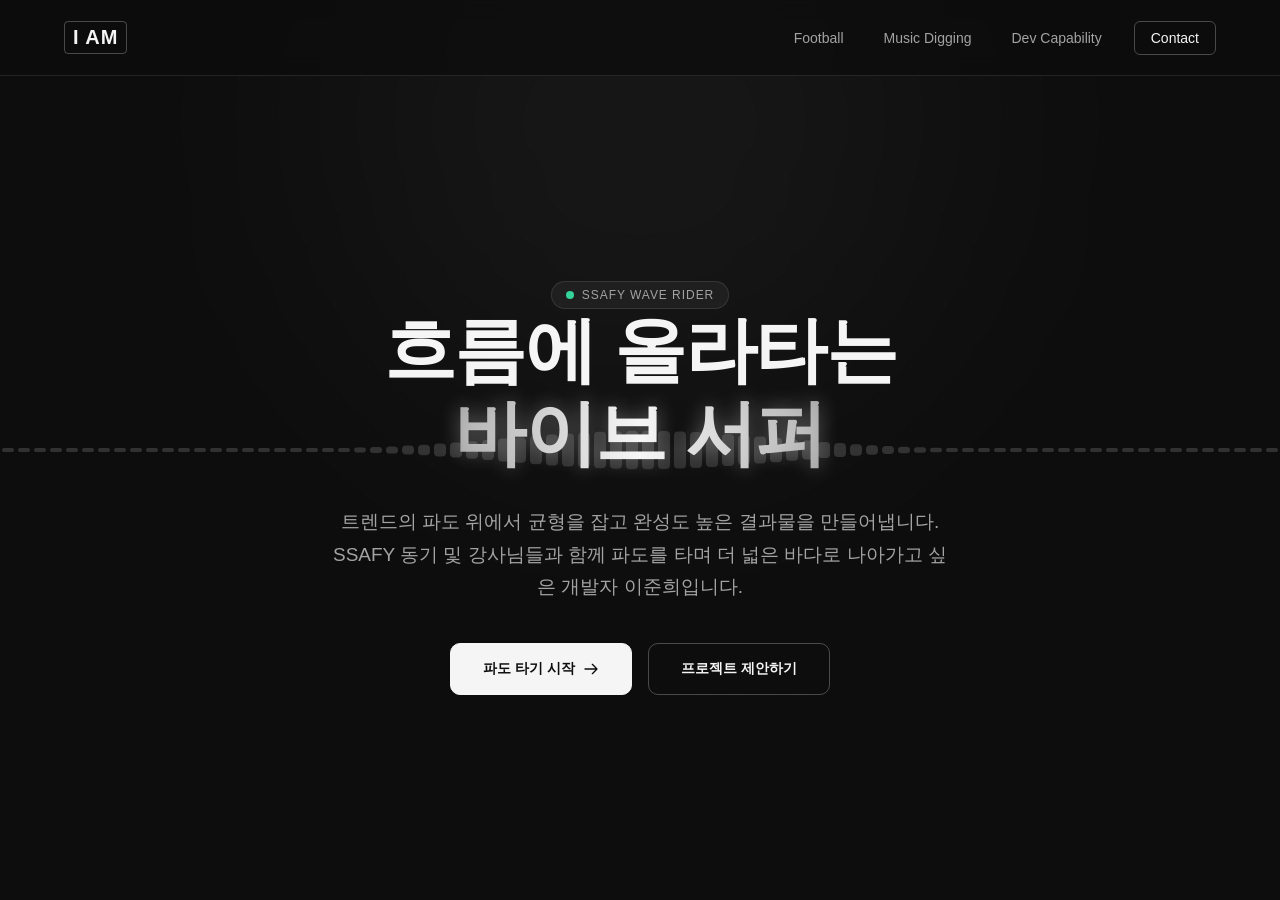
<file: index.html>
<!DOCTYPE html>
<html lang="ko">
<head>
<meta charset="UTF-8">
<meta name="viewport" content="width=device-width, initial-scale=1.0">
<title>I AM | 이준희</title>

<!-- ==========================================================
     네비게이션 바 스타일 (nav-component.html 원본 그대로, 수정 금지)
     ========================================================== -->
<style>
:root {
  --color-bg-primary: #0d0d0d;
  --color-bg-secondary: #141414;
  --color-bg-elevated: #1a1a1a;

  --color-text-primary: #f5f5f5;
  --color-text-secondary: #a3a3a3;
  --color-text-muted: #6b6b6b;

  --color-border: rgba(255, 255, 255, 0.1);
  --color-border-strong: rgba(255, 255, 255, 0.25);

  /* 뉴캐슬 스카이블루 포인트 컬러 */
  --color-accent: #7fdbff;
  --color-accent-dim: rgba(127, 219, 255, 0.15);

  --nav-height: 76px;
  --transition-fast: 0.2s ease;
  --transition-medium: 0.35s cubic-bezier(0.4, 0, 0.2, 1);
}

.site-header {
  position: fixed;
  top: 0;
  left: 0;
  width: 100%;
  height: var(--nav-height);
  z-index: 1000;
  background-color: rgba(13, 13, 13, 0.75);
  backdrop-filter: blur(10px);
  -webkit-backdrop-filter: blur(10px);
  border-bottom: 1px solid var(--color-border);
}

.nav-container {
  max-width: 1200px;
  height: 100%;
  margin: 0 auto;
  padding: 0 24px;
  display: flex;
  align-items: center;
  justify-content: space-between;
  box-sizing: border-box;
}

.brand {
  display: flex;
  align-items: center;
  text-decoration: none;
  font-size: 20px;
  font-weight: 900;
  letter-spacing: 0.05em;
  color: var(--color-text-primary);
  transition: opacity var(--transition-fast);
}

.brand:hover { opacity: 0.8; }

.brand-text {
  padding: 4px 8px;
  border: 1px solid var(--color-border-strong);
  border-radius: 4px;
}

.nav-list {
  display: flex;
  align-items: center;
  gap: 8px;
  list-style: none;
  margin: 0;
  padding: 0;
}

.nav-link {
  position: relative;
  display: inline-block;
  padding: 8px 16px;
  font-size: 14px;
  font-weight: 500;
  color: var(--color-text-secondary);
  text-decoration: none;
  border-radius: 6px;
  transition: color var(--transition-fast), background-color var(--transition-fast);
}

.nav-link::after {
  content: "";
  position: absolute;
  left: 16px;
  right: 16px;
  bottom: 2px;
  height: 2px;
  background-color: var(--color-accent);
  transform: scaleX(0);
  transform-origin: center;
  transition: transform var(--transition-fast);
}

.nav-link:hover { color: var(--color-text-primary); }
.nav-link:hover::after { transform: scaleX(1); }

.nav-link.is-active { color: var(--color-accent); }
.nav-link.is-active::after { transform: scaleX(1); }

.nav-link--cta {
  color: var(--color-text-primary);
  border: 1px solid var(--color-border-strong);
  margin-left: 8px;
}
.nav-link--cta::after { display: none; }
.nav-link--cta:hover {
  background-color: var(--color-text-primary);
  color: var(--color-bg-primary);
  border-color: var(--color-text-primary);
}
.nav-link--cta.is-active {
  background-color: var(--color-accent);
  color: var(--color-bg-primary);
  border-color: var(--color-accent);
}

.hamburger-btn {
  display: none;
  flex-direction: column;
  justify-content: center;
  align-items: center;
  gap: 5px;
  width: 40px;
  height: 40px;
  background: transparent;
  border: none;
  cursor: pointer;
  padding: 0;
}

.hamburger-line {
  width: 22px;
  height: 2px;
  background-color: var(--color-text-primary);
  border-radius: 2px;
  transition: transform var(--transition-medium), opacity var(--transition-medium);
}

.hamburger-btn.is-open .hamburger-line:nth-child(1) { transform: translateY(7px) rotate(45deg); }
.hamburger-btn.is-open .hamburger-line:nth-child(2) { opacity: 0; }
.hamburger-btn.is-open .hamburger-line:nth-child(3) { transform: translateY(-7px) rotate(-45deg); }

@media (max-width: 768px) {
  .hamburger-btn { display: flex; }

  .main-nav {
    position: absolute;
    top: var(--nav-height);
    left: 0;
    width: 100%;
    background-color: var(--color-bg-secondary);
    border-bottom: 1px solid var(--color-border);
    overflow: hidden;
    max-height: 0;
    transition: max-height var(--transition-medium);
  }

  .main-nav.is-open { max-height: 400px; }

  .nav-list {
    flex-direction: column;
    align-items: stretch;
    gap: 0;
    padding: 8px 16px 20px;
  }

  .nav-link {
    display: block;
    width: 100%;
    padding: 14px 12px;
    border-radius: 8px;
  }

  .nav-link::after { display: none; }
  .nav-link.is-active { background-color: var(--color-accent-dim); }

  .nav-link--cta { margin-left: 0; margin-top: 8px; text-align: center; }
}
</style>

<!-- 랜딩 페이지 전용 스타일 -->
<link rel="stylesheet" href="style.css">
</head>
<body>

<!-- ==========================================================
     네비게이션 바 마크업 (nav-component.html 원본 그대로, 수정 금지)
     ========================================================== -->
<header class="site-header">
  <div class="nav-container">

    <a href="index.html" class="brand" aria-label="I AM 홈으로 이동">
      <span class="brand-text">I AM</span>
    </a>

    <nav class="main-nav" id="main-nav" aria-label="주요 메뉴">
      <ul class="nav-list" id="nav-list">
        <li><a href="football.html" class="nav-link">Football</a></li>
        <li><a href="music.html" class="nav-link">Music Digging</a></li>
        <li><a href="dev.html" class="nav-link">Dev Capability</a></li>
        <li><a href="contact.html" class="nav-link nav-link--cta">Contact</a></li>
      </ul>
    </nav>

    <button
      type="button"
      class="hamburger-btn"
      id="hamburger-btn"
      aria-label="메뉴 열기"
      aria-expanded="false"
      aria-controls="nav-list"
    >
      <span class="hamburger-line"></span>
      <span class="hamburger-line"></span>
      <span class="hamburger-line"></span>
    </button>

  </div>
</header>

<!-- ==========================================================
     랜딩(히어로) 본문 — vibe_surfer_portfolio.html의 히어로 섹션 이식
     ========================================================== -->
<canvas id="visualizer-canvas" class="bg-visualizer" aria-hidden="true"></canvas>

<main>
  <section id="hero" class="hero-section">
    <div class="hero-backdrop" aria-hidden="true">
      <div class="hero-dotgrid"></div>
      <div id="bg-glow" class="hero-glow"></div>
    </div>

    <div class="hero-content">
      <div class="hero-badge">
        <span class="hero-badge-dot"></span> SSAFY Wave Rider
      </div>

      <h1 class="hero-title">
        흐름에 올라타는<br>
        <span class="hero-title-accent">바이브 서퍼</span>
      </h1>

      <p class="hero-subtitle">
        트렌드의 파도 위에서 균형을 잡고 완성도 높은 결과물을 만들어냅니다.
        SSAFY 동기 및 강사님들과 함께 파도를 타며 더 넓은 바다로 나아가고 싶은
        개발자 이준희입니다.
      </p>

      <div class="hero-actions">
        <a href="football.html" class="hero-btn hero-btn--primary">
          파도 타기 시작
          <svg width="16" height="16" viewBox="0 0 24 24" fill="none" stroke="currentColor" stroke-width="2" aria-hidden="true">
            <path stroke-linecap="round" stroke-linejoin="round" d="M14 5l7 7m0 0l-7 7m7-7H3"></path>
          </svg>
        </a>
        <a href="contact.html" class="hero-btn hero-btn--secondary">
          프로젝트 제안하기
        </a>
      </div>
    </div>
  </section>
</main>

<!-- ==========================================================
     네비게이션 바 스크립트 (nav-component.html 원본 그대로, 수정 금지)
     ========================================================== -->
<script>
document.addEventListener('DOMContentLoaded', () => {
  const hamburgerBtn = document.getElementById('hamburger-btn');
  const mainNav = document.getElementById('main-nav');
  const navLinks = document.querySelectorAll('.nav-link');

  /* ----------------------------------------------------------
     1. 햄버거 메뉴 열기/닫기
     ---------------------------------------------------------- */
  function openMenu() {
    mainNav.classList.add('is-open');
    hamburgerBtn.classList.add('is-open');
    hamburgerBtn.setAttribute('aria-expanded', 'true');
    hamburgerBtn.setAttribute('aria-label', '메뉴 닫기');
  }

  function closeMenu() {
    mainNav.classList.remove('is-open');
    hamburgerBtn.classList.remove('is-open');
    hamburgerBtn.setAttribute('aria-expanded', 'false');
    hamburgerBtn.setAttribute('aria-label', '메뉴 열기');
  }

  hamburgerBtn.addEventListener('click', () => {
    mainNav.classList.contains('is-open') ? closeMenu() : openMenu();
  });

  navLinks.forEach((link) => {
    link.addEventListener('click', () => {
      if (mainNav.classList.contains('is-open')) closeMenu();
    });
  });

  let resizeTimer;
  window.addEventListener('resize', () => {
    clearTimeout(resizeTimer);
    resizeTimer = setTimeout(() => {
      if (window.innerWidth > 768) closeMenu();
    }, 150);
  });

  /* ----------------------------------------------------------
     2. 현재 페이지 파일명을 기준으로 is-active 자동 부여
        (각 페이지에서 별도 설정 없이 동작)
     ---------------------------------------------------------- */
  const currentFile = window.location.pathname.split('/').pop() || 'index.html';

  navLinks.forEach((link) => {
    const linkFile = link.getAttribute('href');
    if (linkFile === currentFile) {
      link.classList.add('is-active');
    }
  });
});
</script>

<!-- 랜딩 페이지 전용 스크립트 -->
<script src="script.js"></script>
</body>
</html>
</file>
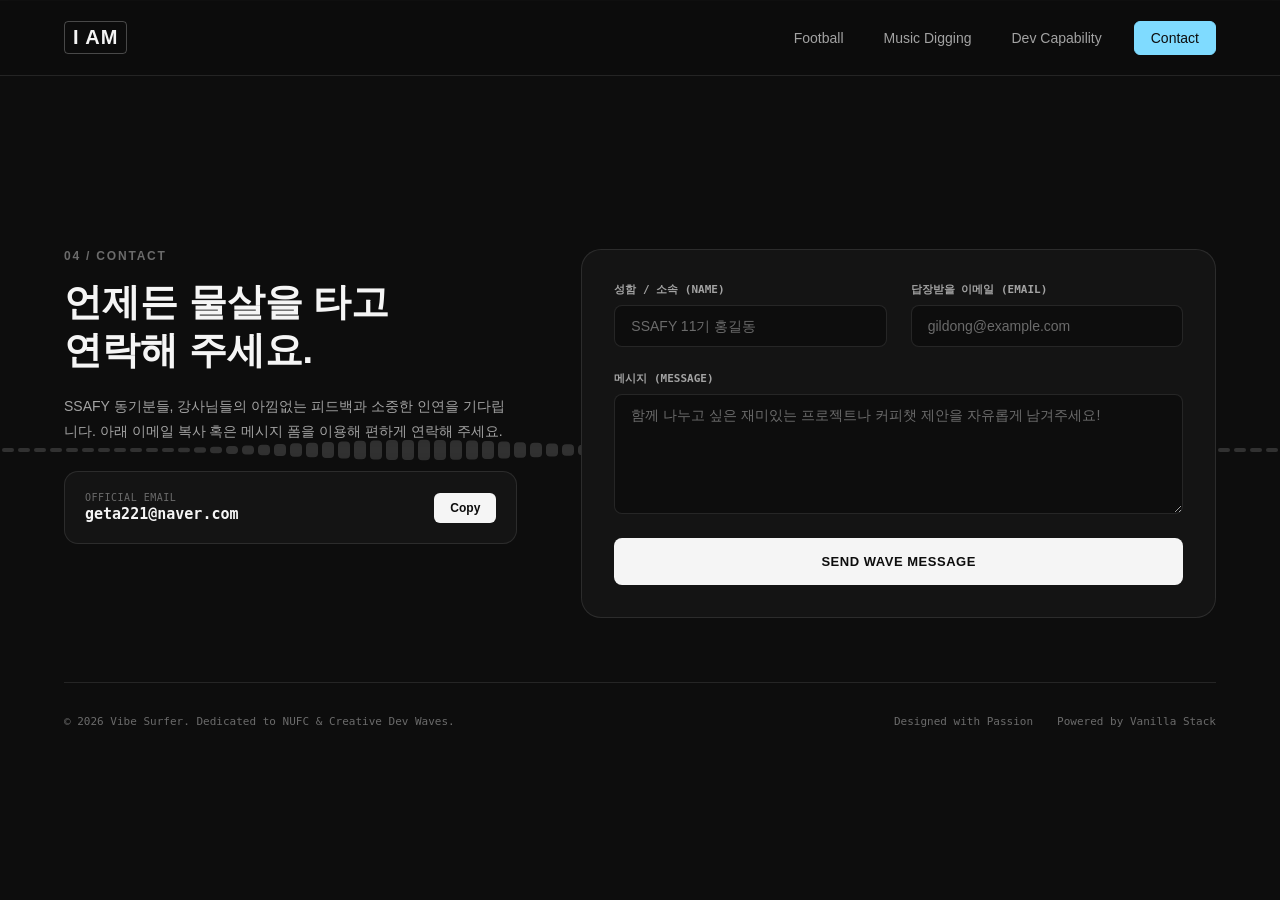
<file: contact.html>
<!DOCTYPE html>
<html lang="ko">
<head>
<meta charset="UTF-8">
<meta name="viewport" content="width=device-width, initial-scale=1.0">
<title>I AM | 이준희 — Contact</title>

<!-- ==========================================================
     네비게이션 바 스타일 (nav-component.html 원본 그대로, 수정 금지)
     ========================================================== -->
<style>
:root {
  --color-bg-primary: #0d0d0d;
  --color-bg-secondary: #141414;
  --color-bg-elevated: #1a1a1a;

  --color-text-primary: #f5f5f5;
  --color-text-secondary: #a3a3a3;
  --color-text-muted: #6b6b6b;

  --color-border: rgba(255, 255, 255, 0.1);
  --color-border-strong: rgba(255, 255, 255, 0.25);

  /* 뉴캐슬 스카이블루 포인트 컬러 */
  --color-accent: #7fdbff;
  --color-accent-dim: rgba(127, 219, 255, 0.15);

  --nav-height: 76px;
  --transition-fast: 0.2s ease;
  --transition-medium: 0.35s cubic-bezier(0.4, 0, 0.2, 1);
}

.site-header {
  position: fixed;
  top: 0;
  left: 0;
  width: 100%;
  height: var(--nav-height);
  z-index: 1000;
  background-color: rgba(13, 13, 13, 0.75);
  backdrop-filter: blur(10px);
  -webkit-backdrop-filter: blur(10px);
  border-bottom: 1px solid var(--color-border);
}

.nav-container {
  max-width: 1200px;
  height: 100%;
  margin: 0 auto;
  padding: 0 24px;
  display: flex;
  align-items: center;
  justify-content: space-between;
  box-sizing: border-box;
}

.brand {
  display: flex;
  align-items: center;
  text-decoration: none;
  font-size: 20px;
  font-weight: 900;
  letter-spacing: 0.05em;
  color: var(--color-text-primary);
  transition: opacity var(--transition-fast);
}

.brand:hover { opacity: 0.8; }

.brand-text {
  padding: 4px 8px;
  border: 1px solid var(--color-border-strong);
  border-radius: 4px;
}

.nav-list {
  display: flex;
  align-items: center;
  gap: 8px;
  list-style: none;
  margin: 0;
  padding: 0;
}

.nav-link {
  position: relative;
  display: inline-block;
  padding: 8px 16px;
  font-size: 14px;
  font-weight: 500;
  color: var(--color-text-secondary);
  text-decoration: none;
  border-radius: 6px;
  transition: color var(--transition-fast), background-color var(--transition-fast);
}

.nav-link::after {
  content: "";
  position: absolute;
  left: 16px;
  right: 16px;
  bottom: 2px;
  height: 2px;
  background-color: var(--color-accent);
  transform: scaleX(0);
  transform-origin: center;
  transition: transform var(--transition-fast);
}

.nav-link:hover { color: var(--color-text-primary); }
.nav-link:hover::after { transform: scaleX(1); }

.nav-link.is-active { color: var(--color-accent); }
.nav-link.is-active::after { transform: scaleX(1); }

.nav-link--cta {
  color: var(--color-text-primary);
  border: 1px solid var(--color-border-strong);
  margin-left: 8px;
}
.nav-link--cta::after { display: none; }
.nav-link--cta:hover {
  background-color: var(--color-text-primary);
  color: var(--color-bg-primary);
  border-color: var(--color-text-primary);
}
.nav-link--cta.is-active {
  background-color: var(--color-accent);
  color: var(--color-bg-primary);
  border-color: var(--color-accent);
}

.hamburger-btn {
  display: none;
  flex-direction: column;
  justify-content: center;
  align-items: center;
  gap: 5px;
  width: 40px;
  height: 40px;
  background: transparent;
  border: none;
  cursor: pointer;
  padding: 0;
}

.hamburger-line {
  width: 22px;
  height: 2px;
  background-color: var(--color-text-primary);
  border-radius: 2px;
  transition: transform var(--transition-medium), opacity var(--transition-medium);
}

.hamburger-btn.is-open .hamburger-line:nth-child(1) { transform: translateY(7px) rotate(45deg); }
.hamburger-btn.is-open .hamburger-line:nth-child(2) { opacity: 0; }
.hamburger-btn.is-open .hamburger-line:nth-child(3) { transform: translateY(-7px) rotate(-45deg); }

@media (max-width: 768px) {
  .hamburger-btn { display: flex; }

  .main-nav {
    position: absolute;
    top: var(--nav-height);
    left: 0;
    width: 100%;
    background-color: var(--color-bg-secondary);
    border-bottom: 1px solid var(--color-border);
    overflow: hidden;
    max-height: 0;
    transition: max-height var(--transition-medium);
  }

  .main-nav.is-open { max-height: 400px; }

  .nav-list {
    flex-direction: column;
    align-items: stretch;
    gap: 0;
    padding: 8px 16px 20px;
  }

  .nav-link {
    display: block;
    width: 100%;
    padding: 14px 12px;
    border-radius: 8px;
  }

  .nav-link::after { display: none; }
  .nav-link.is-active { background-color: var(--color-accent-dim); }

  .nav-link--cta { margin-left: 0; margin-top: 8px; text-align: center; }
}
</style>

<!-- 컨택트 페이지 전용 스타일 -->
<link rel="stylesheet" href="contact-style.css">
</head>
<body>

<!-- ==========================================================
     네비게이션 바 마크업 (nav-component.html 원본 그대로, 수정 금지)
     - 현재 페이지 표시를 위해 Contact 링크에만 is-active 클래스 부여
     ========================================================== -->
<header class="site-header">
  <div class="nav-container">

    <a href="index.html" class="brand" aria-label="I AM 홈으로 이동">
      <span class="brand-text">I AM</span>
    </a>

    <nav class="main-nav" id="main-nav" aria-label="주요 메뉴">
      <ul class="nav-list" id="nav-list">
        <li><a href="football.html" class="nav-link">Football</a></li>
        <li><a href="music.html" class="nav-link">Music Digging</a></li>
        <li><a href="dev.html" class="nav-link">Dev Capability</a></li>
        <li><a href="contact.html" class="nav-link nav-link--cta is-active">Contact</a></li>
      </ul>
    </nav>

    <button
      type="button"
      class="hamburger-btn"
      id="hamburger-btn"
      aria-label="메뉴 열기"
      aria-expanded="false"
      aria-controls="nav-list"
    >
      <span class="hamburger-line"></span>
      <span class="hamburger-line"></span>
      <span class="hamburger-line"></span>
    </button>

  </div>
</header>

<!-- ==========================================================
     컨택트 본문 — vibe_surfer_portfolio.html의 #contact 섹션 이식
     ========================================================== -->
<canvas id="visualizer-canvas" class="bg-visualizer" aria-hidden="true"></canvas>

<main>
  <section class="contact-section">
    <div class="contact-container">
      <div class="contact-grid">

        <!-- 왼쪽 연락처 요약 카드 -->
        <div class="contact-summary">
          <p class="section-eyebrow">04 / CONTACT</p>
          <h2 class="section-title">언제든 물살을 타고<br>연락해 주세요.</h2>
          <p class="section-text">
            SSAFY 동기분들, 강사님들의 아낌없는 피드백과 소중한 인연을 기다립니다.
            아래 이메일 복사 혹은 메시지 폼을 이용해 편하게 연락해 주세요.
          </p>

          <!-- 이메일 클립보드 복사 카드 -->
          <div class="email-card">
            <div class="email-card-text">
              <span class="eyebrow-mono">OFFICIAL EMAIL</span>
              <span id="email-text" class="email-value">geta221@naver.com</span>
            </div>
            <button type="button" id="copy-btn" class="copy-btn">Copy</button>
          </div>
          <div id="copy-toast" class="copy-toast is-hidden">✓ 이메일 주소가 클립보드에 복사되었습니다!</div>
        </div>

        <!-- 오른쪽 메시지 폼 -->
        <div class="contact-form-wrap">
          <form id="contact-form" class="contact-form">
            <div class="form-row">
              <div class="form-field">
                <label for="name" class="form-label">성함 / 소속 (Name)</label>
                <input type="text" id="name" name="name" required class="form-input" placeholder="SSAFY 11기 홍길동">
              </div>
              <div class="form-field">
                <label for="email" class="form-label">답장받을 이메일 (Email)</label>
                <input type="email" id="email" name="email" required class="form-input" placeholder="gildong@example.com">
              </div>
            </div>

            <div class="form-field">
              <label for="message" class="form-label">메시지 (Message)</label>
              <textarea id="message" name="message" rows="5" required class="form-input form-textarea" placeholder="함께 나누고 싶은 재미있는 프로젝트나 커피챗 제안을 자유롭게 남겨주세요!"></textarea>
            </div>

            <button type="submit" class="form-submit">Send Wave Message</button>
          </form>
          <div id="form-success" class="form-success is-hidden">
            🎉 메시지가 전송되었습니다! 기획해주신 감성을 따라 빠르게 답변드릴게요.
          </div>
        </div>

      </div>

      <!-- 하단 카피라이트 -->
      <div class="contact-footer">
        <div>&copy; 2026 Vibe Surfer. Dedicated to NUFC &amp; Creative Dev Waves.</div>
        <div class="contact-footer-meta">
          <span>Designed with Passion</span>
          <span>Powered by Vanilla Stack</span>
        </div>
      </div>
    </div>
  </section>
</main>

<!-- ==========================================================
     네비게이션 바 스크립트 (nav-component.html 원본 그대로, 수정 금지)
     ========================================================== -->
<script>
document.addEventListener('DOMContentLoaded', () => {
  const hamburgerBtn = document.getElementById('hamburger-btn');
  const mainNav = document.getElementById('main-nav');
  const navLinks = document.querySelectorAll('.nav-link');

  /* ----------------------------------------------------------
     1. 햄버거 메뉴 열기/닫기
     ---------------------------------------------------------- */
  function openMenu() {
    mainNav.classList.add('is-open');
    hamburgerBtn.classList.add('is-open');
    hamburgerBtn.setAttribute('aria-expanded', 'true');
    hamburgerBtn.setAttribute('aria-label', '메뉴 닫기');
  }

  function closeMenu() {
    mainNav.classList.remove('is-open');
    hamburgerBtn.classList.remove('is-open');
    hamburgerBtn.setAttribute('aria-expanded', 'false');
    hamburgerBtn.setAttribute('aria-label', '메뉴 열기');
  }

  hamburgerBtn.addEventListener('click', () => {
    mainNav.classList.contains('is-open') ? closeMenu() : openMenu();
  });

  navLinks.forEach((link) => {
    link.addEventListener('click', () => {
      if (mainNav.classList.contains('is-open')) closeMenu();
    });
  });

  let resizeTimer;
  window.addEventListener('resize', () => {
    clearTimeout(resizeTimer);
    resizeTimer = setTimeout(() => {
      if (window.innerWidth > 768) closeMenu();
    }, 150);
  });

  /* ----------------------------------------------------------
     2. 현재 페이지 파일명을 기준으로 is-active 자동 부여
        (각 페이지에서 별도 설정 없이 동작)
     ---------------------------------------------------------- */
  const currentFile = window.location.pathname.split('/').pop() || 'index.html';

  navLinks.forEach((link) => {
    const linkFile = link.getAttribute('href');
    if (linkFile === currentFile) {
      link.classList.add('is-active');
    }
  });
});
</script>

<!-- 컨택트 페이지 전용 스크립트 -->
<script src="contact-script.js"></script>
</body>
</html>
</file>
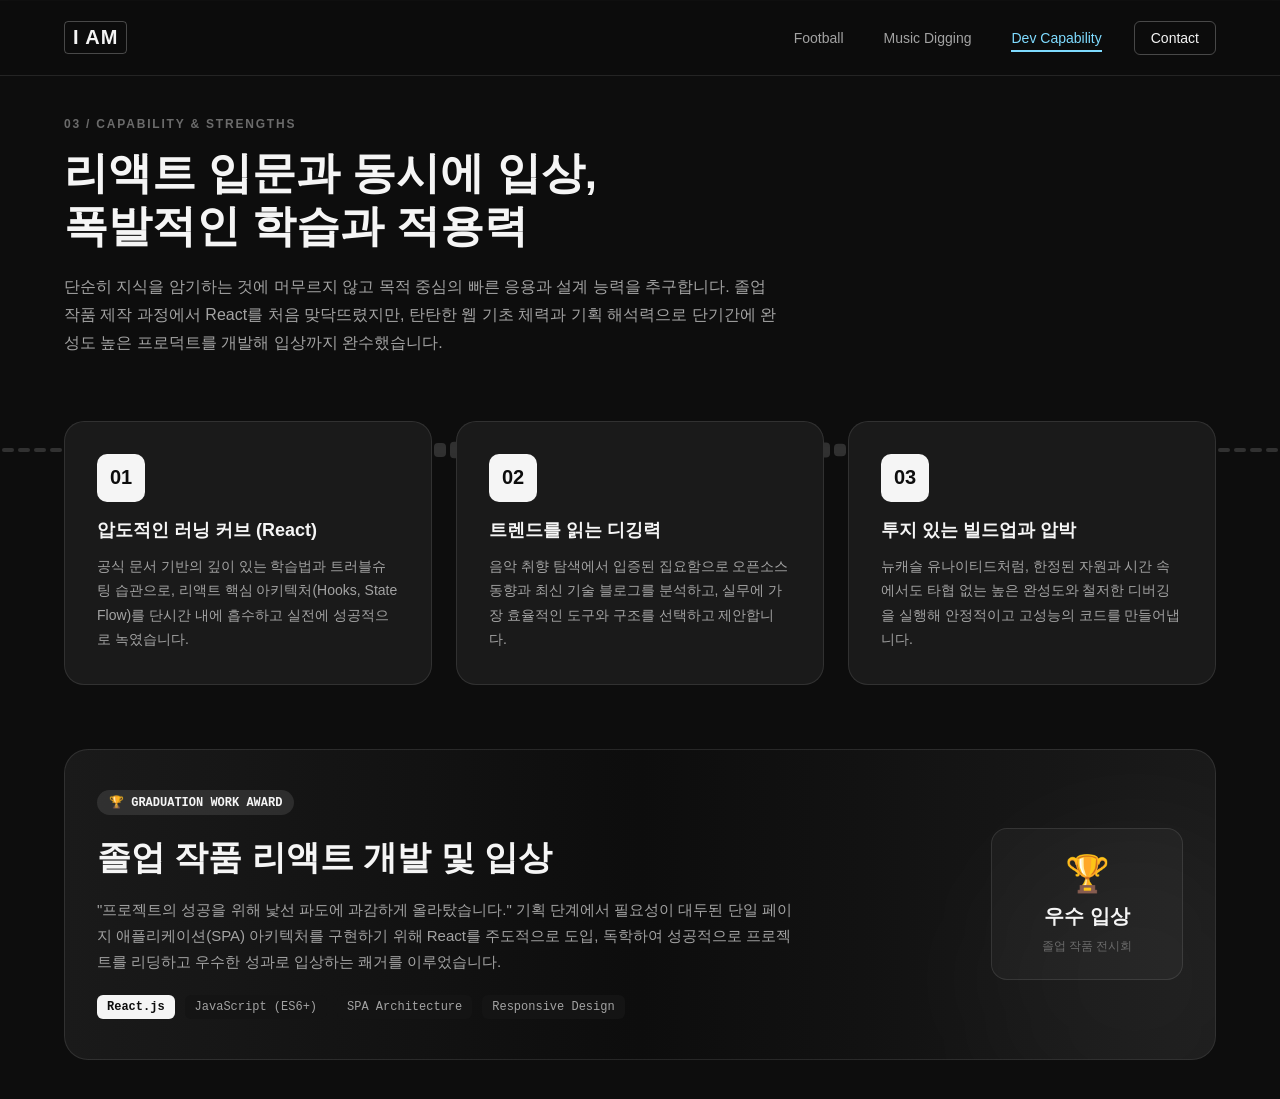
<file: dev.html>
<!DOCTYPE html>
<html lang="ko">
<head>
<meta charset="UTF-8">
<meta name="viewport" content="width=device-width, initial-scale=1.0">
<title>I AM | 이준희 — Dev Capability</title>

<!-- ==========================================================
     네비게이션 바 스타일 (nav-component.html 원본 그대로, 수정 금지)
     ========================================================== -->
<style>
:root {
  --color-bg-primary: #0d0d0d;
  --color-bg-secondary: #141414;
  --color-bg-elevated: #1a1a1a;

  --color-text-primary: #f5f5f5;
  --color-text-secondary: #a3a3a3;
  --color-text-muted: #6b6b6b;

  --color-border: rgba(255, 255, 255, 0.1);
  --color-border-strong: rgba(255, 255, 255, 0.25);

  /* 뉴캐슬 스카이블루 포인트 컬러 */
  --color-accent: #7fdbff;
  --color-accent-dim: rgba(127, 219, 255, 0.15);

  --nav-height: 76px;
  --transition-fast: 0.2s ease;
  --transition-medium: 0.35s cubic-bezier(0.4, 0, 0.2, 1);
}

.site-header {
  position: fixed;
  top: 0;
  left: 0;
  width: 100%;
  height: var(--nav-height);
  z-index: 1000;
  background-color: rgba(13, 13, 13, 0.75);
  backdrop-filter: blur(10px);
  -webkit-backdrop-filter: blur(10px);
  border-bottom: 1px solid var(--color-border);
}

.nav-container {
  max-width: 1200px;
  height: 100%;
  margin: 0 auto;
  padding: 0 24px;
  display: flex;
  align-items: center;
  justify-content: space-between;
  box-sizing: border-box;
}

.brand {
  display: flex;
  align-items: center;
  text-decoration: none;
  font-size: 20px;
  font-weight: 900;
  letter-spacing: 0.05em;
  color: var(--color-text-primary);
  transition: opacity var(--transition-fast);
}

.brand:hover { opacity: 0.8; }

.brand-text {
  padding: 4px 8px;
  border: 1px solid var(--color-border-strong);
  border-radius: 4px;
}

.nav-list {
  display: flex;
  align-items: center;
  gap: 8px;
  list-style: none;
  margin: 0;
  padding: 0;
}

.nav-link {
  position: relative;
  display: inline-block;
  padding: 8px 16px;
  font-size: 14px;
  font-weight: 500;
  color: var(--color-text-secondary);
  text-decoration: none;
  border-radius: 6px;
  transition: color var(--transition-fast), background-color var(--transition-fast);
}

.nav-link::after {
  content: "";
  position: absolute;
  left: 16px;
  right: 16px;
  bottom: 2px;
  height: 2px;
  background-color: var(--color-accent);
  transform: scaleX(0);
  transform-origin: center;
  transition: transform var(--transition-fast);
}

.nav-link:hover { color: var(--color-text-primary); }
.nav-link:hover::after { transform: scaleX(1); }

.nav-link.is-active { color: var(--color-accent); }
.nav-link.is-active::after { transform: scaleX(1); }

.nav-link--cta {
  color: var(--color-text-primary);
  border: 1px solid var(--color-border-strong);
  margin-left: 8px;
}
.nav-link--cta::after { display: none; }
.nav-link--cta:hover {
  background-color: var(--color-text-primary);
  color: var(--color-bg-primary);
  border-color: var(--color-text-primary);
}
.nav-link--cta.is-active {
  background-color: var(--color-accent);
  color: var(--color-bg-primary);
  border-color: var(--color-accent);
}

.hamburger-btn {
  display: none;
  flex-direction: column;
  justify-content: center;
  align-items: center;
  gap: 5px;
  width: 40px;
  height: 40px;
  background: transparent;
  border: none;
  cursor: pointer;
  padding: 0;
}

.hamburger-line {
  width: 22px;
  height: 2px;
  background-color: var(--color-text-primary);
  border-radius: 2px;
  transition: transform var(--transition-medium), opacity var(--transition-medium);
}

.hamburger-btn.is-open .hamburger-line:nth-child(1) { transform: translateY(7px) rotate(45deg); }
.hamburger-btn.is-open .hamburger-line:nth-child(2) { opacity: 0; }
.hamburger-btn.is-open .hamburger-line:nth-child(3) { transform: translateY(-7px) rotate(-45deg); }

@media (max-width: 768px) {
  .hamburger-btn { display: flex; }

  .main-nav {
    position: absolute;
    top: var(--nav-height);
    left: 0;
    width: 100%;
    background-color: var(--color-bg-secondary);
    border-bottom: 1px solid var(--color-border);
    overflow: hidden;
    max-height: 0;
    transition: max-height var(--transition-medium);
  }

  .main-nav.is-open { max-height: 400px; }

  .nav-list {
    flex-direction: column;
    align-items: stretch;
    gap: 0;
    padding: 8px 16px 20px;
  }

  .nav-link {
    display: block;
    width: 100%;
    padding: 14px 12px;
    border-radius: 8px;
  }

  .nav-link::after { display: none; }
  .nav-link.is-active { background-color: var(--color-accent-dim); }

  .nav-link--cta { margin-left: 0; margin-top: 8px; text-align: center; }
}
</style>

<!-- 개발 역량 페이지 전용 스타일 -->
<link rel="stylesheet" href="dev-style.css">
</head>
<body>

<!-- ==========================================================
     네비게이션 바 마크업 (nav-component.html 원본 그대로, 수정 금지)
     - 현재 페이지 표시를 위해 Dev Capability 링크에만 is-active 클래스 부여
     ========================================================== -->
<header class="site-header">
  <div class="nav-container">

    <a href="index.html" class="brand" aria-label="I AM 홈으로 이동">
      <span class="brand-text">I AM</span>
    </a>

    <nav class="main-nav" id="main-nav" aria-label="주요 메뉴">
      <ul class="nav-list" id="nav-list">
        <li><a href="football.html" class="nav-link">Football</a></li>
        <li><a href="music.html" class="nav-link">Music Digging</a></li>
        <li><a href="dev.html" class="nav-link is-active">Dev Capability</a></li>
        <li><a href="contact.html" class="nav-link nav-link--cta">Contact</a></li>
      </ul>
    </nav>

    <button
      type="button"
      class="hamburger-btn"
      id="hamburger-btn"
      aria-label="메뉴 열기"
      aria-expanded="false"
      aria-controls="nav-list"
    >
      <span class="hamburger-line"></span>
      <span class="hamburger-line"></span>
      <span class="hamburger-line"></span>
    </button>

  </div>
</header>

<!-- ==========================================================
     개발 역량 본문 — vibe_surfer_portfolio.html의 #strength 섹션 이식
     ========================================================== -->
<canvas id="visualizer-canvas" class="bg-visualizer" aria-hidden="true"></canvas>

<main>
  <section class="dev-section">
    <div class="dev-container">

      <div class="dev-intro">
        <p class="section-eyebrow">03 / CAPABILITY &amp; STRENGTHS</p>
        <h2 class="section-title">리액트 입문과 동시에 입상,<br>폭발적인 학습과 적용력</h2>
        <p class="section-text">
          단순히 지식을 암기하는 것에 머무르지 않고 목적 중심의 빠른 응용과 설계 능력을
          추구합니다. 졸업 작품 제작 과정에서 React를 처음 맞닥뜨렸지만, 탄탄한 웹 기초
          체력과 기획 해석력으로 단기간에 완성도 높은 프로덕트를 개발해 입상까지
          완수했습니다.
        </p>
      </div>

      <!-- 핵심 역량 카드 리스트 -->
      <div class="strength-grid">
        <div class="strength-card">
          <div class="strength-number">01</div>
          <h3 class="strength-title">압도적인 러닝 커브 (React)</h3>
          <p class="strength-text">
            공식 문서 기반의 깊이 있는 학습법과 트러블슈팅 습관으로, 리액트 핵심
            아키텍처(Hooks, State Flow)를 단시간 내에 흡수하고 실전에 성공적으로
            녹였습니다.
          </p>
        </div>

        <div class="strength-card">
          <div class="strength-number">02</div>
          <h3 class="strength-title">트렌드를 읽는 디깅력</h3>
          <p class="strength-text">
            음악 취향 탐색에서 입증된 집요함으로 오픈소스 동향과 최신 기술 블로그를
            분석하고, 실무에 가장 효율적인 도구와 구조를 선택하고 제안합니다.
          </p>
        </div>

        <div class="strength-card">
          <div class="strength-number">03</div>
          <h3 class="strength-title">투지 있는 빌드업과 압박</h3>
          <p class="strength-text">
            뉴캐슬 유나이티드처럼, 한정된 자원과 시간 속에서도 타협 없는 높은 완성도와
            철저한 디버깅을 실행해 안정적이고 고성능의 코드를 만들어냅니다.
          </p>
        </div>
      </div>

      <!-- 졸업 작품 입상 쇼케이스 카드 -->
      <div class="showcase-card">
        <div class="showcase-glow" aria-hidden="true"></div>

        <div class="showcase-grid">
          <div class="showcase-main">
            <div class="showcase-badge">🏆 GRADUATION WORK AWARD</div>
            <h3 class="showcase-title">졸업 작품 리액트 개발 및 입상</h3>
            <p class="showcase-text">
              "프로젝트의 성공을 위해 낯선 파도에 과감하게 올라탔습니다." 기획 단계에서
              필요성이 대두된 단일 페이지 애플리케이션(SPA) 아키텍처를 구현하기 위해
              React를 주도적으로 도입, 독학하여 성공적으로 프로젝트를 리딩하고 우수한
              성과로 입상하는 쾌거를 이루었습니다.
            </p>
            <div class="stack-tags">
              <span class="stack-tag stack-tag--solid">React.js</span>
              <span class="stack-tag">JavaScript (ES6+)</span>
              <span class="stack-tag">SPA Architecture</span>
              <span class="stack-tag">Responsive Design</span>
            </div>
          </div>

          <div class="showcase-award">
            <div class="award-box">
              <span class="award-emoji">🏆</span>
              <span class="award-title">우수 입상</span>
              <span class="award-subtitle">졸업 작품 전시회</span>
            </div>
          </div>
        </div>
      </div>

    </div>
  </section>
</main>

<!-- ==========================================================
     네비게이션 바 스크립트 (nav-component.html 원본 그대로, 수정 금지)
     ========================================================== -->
<script>
document.addEventListener('DOMContentLoaded', () => {
  const hamburgerBtn = document.getElementById('hamburger-btn');
  const mainNav = document.getElementById('main-nav');
  const navLinks = document.querySelectorAll('.nav-link');

  /* ----------------------------------------------------------
     1. 햄버거 메뉴 열기/닫기
     ---------------------------------------------------------- */
  function openMenu() {
    mainNav.classList.add('is-open');
    hamburgerBtn.classList.add('is-open');
    hamburgerBtn.setAttribute('aria-expanded', 'true');
    hamburgerBtn.setAttribute('aria-label', '메뉴 닫기');
  }

  function closeMenu() {
    mainNav.classList.remove('is-open');
    hamburgerBtn.classList.remove('is-open');
    hamburgerBtn.setAttribute('aria-expanded', 'false');
    hamburgerBtn.setAttribute('aria-label', '메뉴 열기');
  }

  hamburgerBtn.addEventListener('click', () => {
    mainNav.classList.contains('is-open') ? closeMenu() : openMenu();
  });

  navLinks.forEach((link) => {
    link.addEventListener('click', () => {
      if (mainNav.classList.contains('is-open')) closeMenu();
    });
  });

  let resizeTimer;
  window.addEventListener('resize', () => {
    clearTimeout(resizeTimer);
    resizeTimer = setTimeout(() => {
      if (window.innerWidth > 768) closeMenu();
    }, 150);
  });

  /* ----------------------------------------------------------
     2. 현재 페이지 파일명을 기준으로 is-active 자동 부여
        (각 페이지에서 별도 설정 없이 동작)
     ---------------------------------------------------------- */
  const currentFile = window.location.pathname.split('/').pop() || 'index.html';

  navLinks.forEach((link) => {
    const linkFile = link.getAttribute('href');
    if (linkFile === currentFile) {
      link.classList.add('is-active');
    }
  });
});
</script>

<!-- 개발 역량 페이지 전용 스크립트 -->
<script src="dev-script.js"></script>
</body>
</html>
</file>
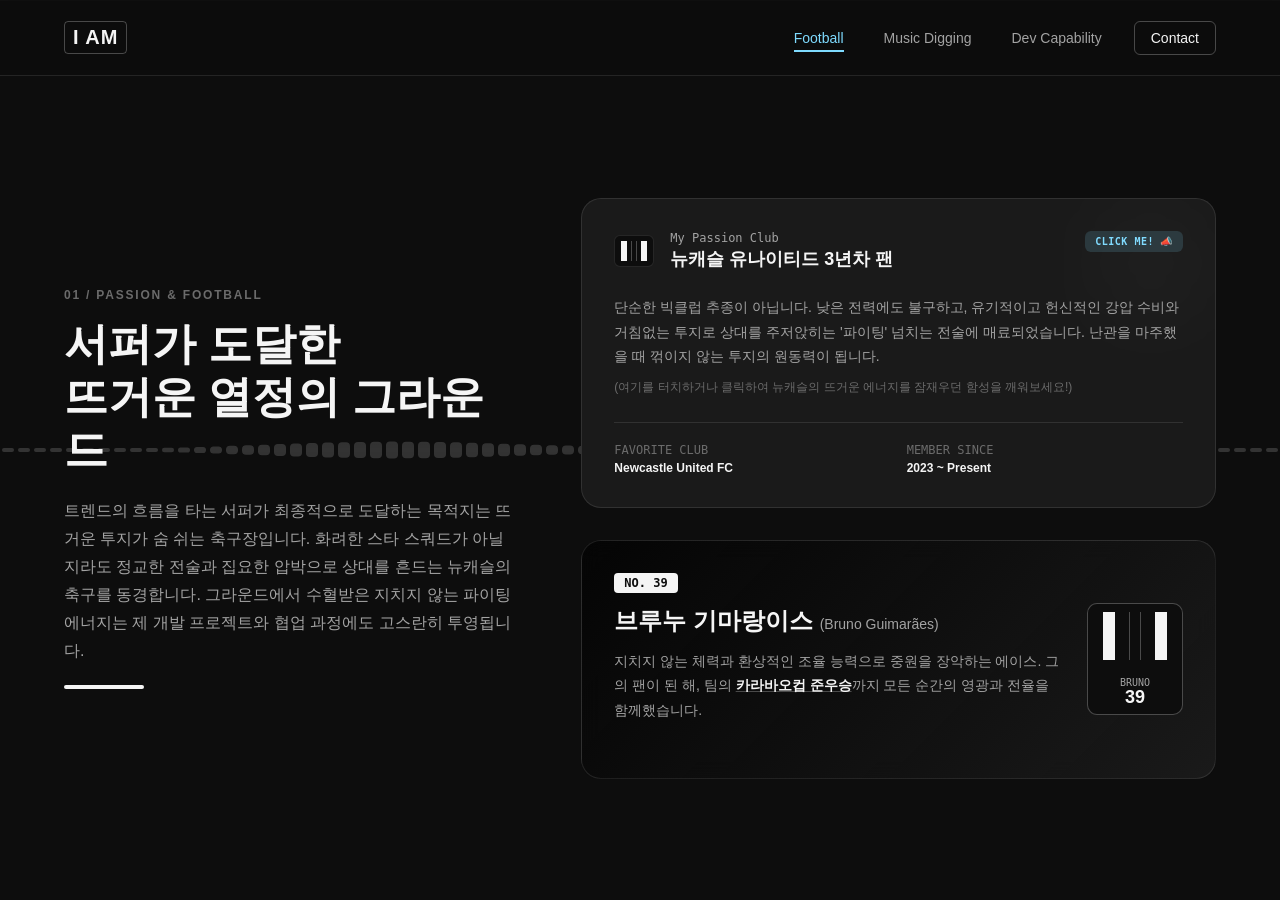
<file: football.html>
<!DOCTYPE html>
<html lang="ko">
<head>
<meta charset="UTF-8">
<meta name="viewport" content="width=device-width, initial-scale=1.0">
<title>I AM | 이준희 — Football</title>

<!-- ==========================================================
     네비게이션 바 스타일 (nav-component.html 원본 그대로, 수정 금지)
     ========================================================== -->
<style>
:root {
  --color-bg-primary: #0d0d0d;
  --color-bg-secondary: #141414;
  --color-bg-elevated: #1a1a1a;

  --color-text-primary: #f5f5f5;
  --color-text-secondary: #a3a3a3;
  --color-text-muted: #6b6b6b;

  --color-border: rgba(255, 255, 255, 0.1);
  --color-border-strong: rgba(255, 255, 255, 0.25);

  /* 뉴캐슬 스카이블루 포인트 컬러 */
  --color-accent: #7fdbff;
  --color-accent-dim: rgba(127, 219, 255, 0.15);

  --nav-height: 76px;
  --transition-fast: 0.2s ease;
  --transition-medium: 0.35s cubic-bezier(0.4, 0, 0.2, 1);
}

.site-header {
  position: fixed;
  top: 0;
  left: 0;
  width: 100%;
  height: var(--nav-height);
  z-index: 1000;
  background-color: rgba(13, 13, 13, 0.75);
  backdrop-filter: blur(10px);
  -webkit-backdrop-filter: blur(10px);
  border-bottom: 1px solid var(--color-border);
}

.nav-container {
  max-width: 1200px;
  height: 100%;
  margin: 0 auto;
  padding: 0 24px;
  display: flex;
  align-items: center;
  justify-content: space-between;
  box-sizing: border-box;
}

.brand {
  display: flex;
  align-items: center;
  text-decoration: none;
  font-size: 20px;
  font-weight: 900;
  letter-spacing: 0.05em;
  color: var(--color-text-primary);
  transition: opacity var(--transition-fast);
}

.brand:hover { opacity: 0.8; }

.brand-text {
  padding: 4px 8px;
  border: 1px solid var(--color-border-strong);
  border-radius: 4px;
}

.nav-list {
  display: flex;
  align-items: center;
  gap: 8px;
  list-style: none;
  margin: 0;
  padding: 0;
}

.nav-link {
  position: relative;
  display: inline-block;
  padding: 8px 16px;
  font-size: 14px;
  font-weight: 500;
  color: var(--color-text-secondary);
  text-decoration: none;
  border-radius: 6px;
  transition: color var(--transition-fast), background-color var(--transition-fast);
}

.nav-link::after {
  content: "";
  position: absolute;
  left: 16px;
  right: 16px;
  bottom: 2px;
  height: 2px;
  background-color: var(--color-accent);
  transform: scaleX(0);
  transform-origin: center;
  transition: transform var(--transition-fast);
}

.nav-link:hover { color: var(--color-text-primary); }
.nav-link:hover::after { transform: scaleX(1); }

.nav-link.is-active { color: var(--color-accent); }
.nav-link.is-active::after { transform: scaleX(1); }

.nav-link--cta {
  color: var(--color-text-primary);
  border: 1px solid var(--color-border-strong);
  margin-left: 8px;
}
.nav-link--cta::after { display: none; }
.nav-link--cta:hover {
  background-color: var(--color-text-primary);
  color: var(--color-bg-primary);
  border-color: var(--color-text-primary);
}
.nav-link--cta.is-active {
  background-color: var(--color-accent);
  color: var(--color-bg-primary);
  border-color: var(--color-accent);
}

.hamburger-btn {
  display: none;
  flex-direction: column;
  justify-content: center;
  align-items: center;
  gap: 5px;
  width: 40px;
  height: 40px;
  background: transparent;
  border: none;
  cursor: pointer;
  padding: 0;
}

.hamburger-line {
  width: 22px;
  height: 2px;
  background-color: var(--color-text-primary);
  border-radius: 2px;
  transition: transform var(--transition-medium), opacity var(--transition-medium);
}

.hamburger-btn.is-open .hamburger-line:nth-child(1) { transform: translateY(7px) rotate(45deg); }
.hamburger-btn.is-open .hamburger-line:nth-child(2) { opacity: 0; }
.hamburger-btn.is-open .hamburger-line:nth-child(3) { transform: translateY(-7px) rotate(-45deg); }

@media (max-width: 768px) {
  .hamburger-btn { display: flex; }

  .main-nav {
    position: absolute;
    top: var(--nav-height);
    left: 0;
    width: 100%;
    background-color: var(--color-bg-secondary);
    border-bottom: 1px solid var(--color-border);
    overflow: hidden;
    max-height: 0;
    transition: max-height var(--transition-medium);
  }

  .main-nav.is-open { max-height: 400px; }

  .nav-list {
    flex-direction: column;
    align-items: stretch;
    gap: 0;
    padding: 8px 16px 20px;
  }

  .nav-link {
    display: block;
    width: 100%;
    padding: 14px 12px;
    border-radius: 8px;
  }

  .nav-link::after { display: none; }
  .nav-link.is-active { background-color: var(--color-accent-dim); }

  .nav-link--cta { margin-left: 0; margin-top: 8px; text-align: center; }
}
</style>

<!-- 풋볼 페이지 전용 스타일 -->
<link rel="stylesheet" href="football-style.css">
</head>
<body>

<!-- ==========================================================
     네비게이션 바 마크업 (nav-component.html 원본 그대로, 수정 금지)
     - 현재 페이지 표시를 위해 Football 링크에만 is-active 클래스 부여
     ========================================================== -->
<header class="site-header">
  <div class="nav-container">

    <a href="index.html" class="brand" aria-label="I AM 홈으로 이동">
      <span class="brand-text">I AM</span>
    </a>

    <nav class="main-nav" id="main-nav" aria-label="주요 메뉴">
      <ul class="nav-list" id="nav-list">
        <li><a href="football.html" class="nav-link is-active">Football</a></li>
        <li><a href="music.html" class="nav-link">Music Digging</a></li>
        <li><a href="dev.html" class="nav-link">Dev Capability</a></li>
        <li><a href="contact.html" class="nav-link nav-link--cta">Contact</a></li>
      </ul>
    </nav>

    <button
      type="button"
      class="hamburger-btn"
      id="hamburger-btn"
      aria-label="메뉴 열기"
      aria-expanded="false"
      aria-controls="nav-list"
    >
      <span class="hamburger-line"></span>
      <span class="hamburger-line"></span>
      <span class="hamburger-line"></span>
    </button>

  </div>
</header>

<!-- ==========================================================
     풋볼 본문 — vibe_surfer_portfolio.html의 축구 섹션(#football) 이식
     ========================================================== -->
<canvas id="visualizer-canvas" class="bg-visualizer" aria-hidden="true"></canvas>

<main>
  <section class="football-section">
    <div class="football-container">
      <div class="football-grid">

        <!-- 왼쪽 소개 영역 -->
        <div class="football-intro">
          <p class="section-eyebrow">01 / PASSION &amp; FOOTBALL</p>
          <h2 class="section-title">서퍼가 도달한<br>뜨거운 열정의 그라운드</h2>
          <p class="section-text">
            트렌드의 흐름을 타는 서퍼가 최종적으로 도달하는 목적지는 뜨거운 투지가 숨 쉬는
            축구장입니다. 화려한 스타 스쿼드가 아닐지라도 정교한 전술과 집요한 압박으로
            상대를 흔드는 뉴캐슬의 축구를 동경합니다. 그라운드에서 수혈받은 지치지 않는
            파이팅 에너지는 제 개발 프로젝트와 협업 과정에도 고스란히 투영됩니다.
          </p>
          <div class="section-divider"></div>
        </div>

        <!-- 오른쪽 축구 관련 카드 영역 -->
        <div class="football-cards">

          <!-- 뉴캐슬 유나이티드 오마주 카드 (클릭 인터랙션) -->
          <div id="nufc-card" class="card card-nufc" role="button" tabindex="0" aria-label="뉴캐슬 유나이티드 응원 함성 재생">
            <div class="card-glow" aria-hidden="true"></div>

            <div class="card-nufc-header">
              <div class="card-nufc-heading">
                <div class="kit-stripes" aria-hidden="true">
                  <span></span><span></span><span></span>
                </div>
                <div>
                  <span class="eyebrow-mono">My Passion Club</span>
                  <h3 class="card-title">뉴캐슬 유나이티드 3년차 팬</h3>
                </div>
              </div>
              <span class="click-badge">Click Me! 📣</span>
            </div>

            <p class="card-body">
              단순한 빅클럽 추종이 아닙니다. 낮은 전력에도 불구하고, 유기적이고 헌신적인
              강압 수비와 거침없는 투지로 상대를 주저앉히는 '파이팅' 넘치는 전술에
              매료되었습니다. 난관을 마주했을 때 꺾이지 않는 투지의 원동력이 됩니다.
              <span class="card-hint">(여기를 터치하거나 클릭하여 뉴캐슬의 뜨거운 에너지를 잠재우던 함성을 깨워보세요!)</span>
            </p>

            <div class="card-stat-grid">
              <div>
                <span class="stat-label">FAVORITE CLUB</span>
                <span class="stat-value">Newcastle United FC</span>
              </div>
              <div>
                <span class="stat-label">MEMBER SINCE</span>
                <span class="stat-value">2023 ~ Present</span>
              </div>
            </div>
          </div>

          <!-- 에이스 브루누 기마랑이스 헌정 카드 -->
          <div class="card card-bruno">
            <div class="card-bruno-row">
              <div class="card-bruno-info">
                <div class="jersey-number">NO. 39</div>
                <h4 class="card-bruno-name">
                  브루누 기마랑이스 <span class="card-bruno-name-en">(Bruno Guimarães)</span>
                </h4>
                <p class="card-body">
                  지치지 않는 체력과 환상적인 조율 능력으로 중원을 장악하는 에이스.
                  그의 팬이 된 해, 팀의 <strong class="highlight">카라바오컵 준우승</strong>까지
                  모든 순간의 영광과 전율을 함께했습니다.
                </p>
              </div>

              <!-- 유니폼 아이콘 시뮬레이션 -->
              <div class="jersey-icon" aria-hidden="true">
                <div class="jersey-stripes">
                  <span></span><span></span><span></span>
                </div>
                <div class="jersey-label">
                  <span class="jersey-name">BRUNO</span>
                  <span class="jersey-num">39</span>
                </div>
              </div>
            </div>
          </div>

        </div>
      </div>
    </div>
  </section>
</main>

<!-- ==========================================================
     네비게이션 바 스크립트 (nav-component.html 원본 그대로, 수정 금지)
     ========================================================== -->
<script>
document.addEventListener('DOMContentLoaded', () => {
  const hamburgerBtn = document.getElementById('hamburger-btn');
  const mainNav = document.getElementById('main-nav');
  const navLinks = document.querySelectorAll('.nav-link');

  /* ----------------------------------------------------------
     1. 햄버거 메뉴 열기/닫기
     ---------------------------------------------------------- */
  function openMenu() {
    mainNav.classList.add('is-open');
    hamburgerBtn.classList.add('is-open');
    hamburgerBtn.setAttribute('aria-expanded', 'true');
    hamburgerBtn.setAttribute('aria-label', '메뉴 닫기');
  }

  function closeMenu() {
    mainNav.classList.remove('is-open');
    hamburgerBtn.classList.remove('is-open');
    hamburgerBtn.setAttribute('aria-expanded', 'false');
    hamburgerBtn.setAttribute('aria-label', '메뉴 열기');
  }

  hamburgerBtn.addEventListener('click', () => {
    mainNav.classList.contains('is-open') ? closeMenu() : openMenu();
  });

  navLinks.forEach((link) => {
    link.addEventListener('click', () => {
      if (mainNav.classList.contains('is-open')) closeMenu();
    });
  });

  let resizeTimer;
  window.addEventListener('resize', () => {
    clearTimeout(resizeTimer);
    resizeTimer = setTimeout(() => {
      if (window.innerWidth > 768) closeMenu();
    }, 150);
  });

  /* ----------------------------------------------------------
     2. 현재 페이지 파일명을 기준으로 is-active 자동 부여
        (각 페이지에서 별도 설정 없이 동작)
     ---------------------------------------------------------- */
  const currentFile = window.location.pathname.split('/').pop() || 'index.html';

  navLinks.forEach((link) => {
    const linkFile = link.getAttribute('href');
    if (linkFile === currentFile) {
      link.classList.add('is-active');
    }
  });
});
</script>

<!-- 풋볼 페이지 전용 스크립트 -->
<script src="football-script.js"></script>
</body>
</html>
</file>
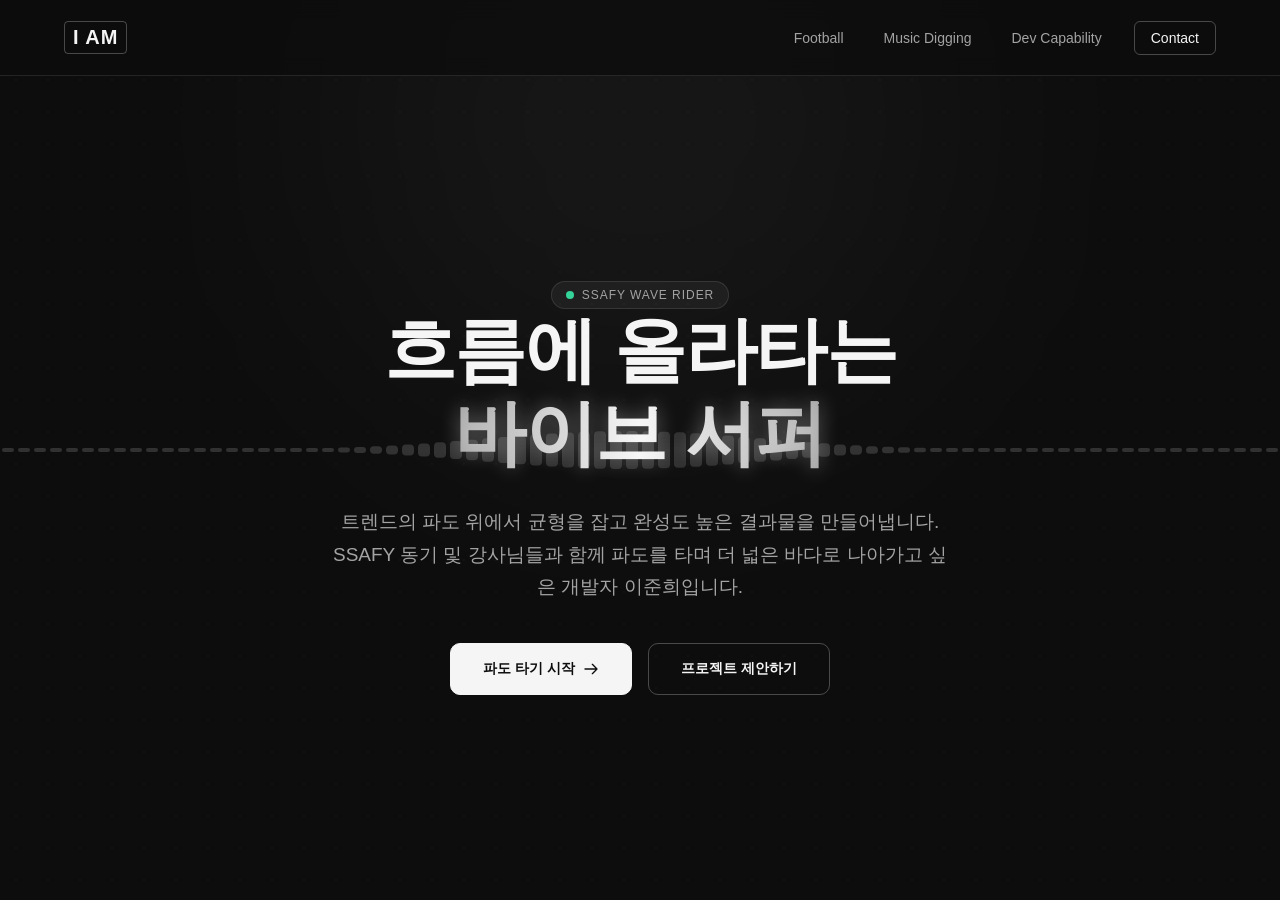
<file: landing.html>
<!DOCTYPE html>
<html lang="ko">
<head>
<meta charset="UTF-8">
<meta name="viewport" content="width=device-width, initial-scale=1.0">
<title>I AM | 이준희 — Landing</title>

<!-- ==========================================================
     네비게이션 바 스타일 (nav-component.html 원본 그대로, 수정 금지)
     ========================================================== -->
<style>
:root {
  --color-bg-primary: #0d0d0d;
  --color-bg-secondary: #141414;
  --color-bg-elevated: #1a1a1a;

  --color-text-primary: #f5f5f5;
  --color-text-secondary: #a3a3a3;
  --color-text-muted: #6b6b6b;

  --color-border: rgba(255, 255, 255, 0.1);
  --color-border-strong: rgba(255, 255, 255, 0.25);

  /* 뉴캐슬 스카이블루 포인트 컬러 */
  --color-accent: #7fdbff;
  --color-accent-dim: rgba(127, 219, 255, 0.15);

  --nav-height: 76px;
  --transition-fast: 0.2s ease;
  --transition-medium: 0.35s cubic-bezier(0.4, 0, 0.2, 1);
}

.site-header {
  position: fixed;
  top: 0;
  left: 0;
  width: 100%;
  height: var(--nav-height);
  z-index: 1000;
  background-color: rgba(13, 13, 13, 0.75);
  backdrop-filter: blur(10px);
  -webkit-backdrop-filter: blur(10px);
  border-bottom: 1px solid var(--color-border);
}

.nav-container {
  max-width: 1200px;
  height: 100%;
  margin: 0 auto;
  padding: 0 24px;
  display: flex;
  align-items: center;
  justify-content: space-between;
  box-sizing: border-box;
}

.brand {
  display: flex;
  align-items: center;
  text-decoration: none;
  font-size: 20px;
  font-weight: 900;
  letter-spacing: 0.05em;
  color: var(--color-text-primary);
  transition: opacity var(--transition-fast);
}

.brand:hover { opacity: 0.8; }

.brand-text {
  padding: 4px 8px;
  border: 1px solid var(--color-border-strong);
  border-radius: 4px;
}

.nav-list {
  display: flex;
  align-items: center;
  gap: 8px;
  list-style: none;
  margin: 0;
  padding: 0;
}

.nav-link {
  position: relative;
  display: inline-block;
  padding: 8px 16px;
  font-size: 14px;
  font-weight: 500;
  color: var(--color-text-secondary);
  text-decoration: none;
  border-radius: 6px;
  transition: color var(--transition-fast), background-color var(--transition-fast);
}

.nav-link::after {
  content: "";
  position: absolute;
  left: 16px;
  right: 16px;
  bottom: 2px;
  height: 2px;
  background-color: var(--color-accent);
  transform: scaleX(0);
  transform-origin: center;
  transition: transform var(--transition-fast);
}

.nav-link:hover { color: var(--color-text-primary); }
.nav-link:hover::after { transform: scaleX(1); }

.nav-link.is-active { color: var(--color-accent); }
.nav-link.is-active::after { transform: scaleX(1); }

.nav-link--cta {
  color: var(--color-text-primary);
  border: 1px solid var(--color-border-strong);
  margin-left: 8px;
}
.nav-link--cta::after { display: none; }
.nav-link--cta:hover {
  background-color: var(--color-text-primary);
  color: var(--color-bg-primary);
  border-color: var(--color-text-primary);
}
.nav-link--cta.is-active {
  background-color: var(--color-accent);
  color: var(--color-bg-primary);
  border-color: var(--color-accent);
}

.hamburger-btn {
  display: none;
  flex-direction: column;
  justify-content: center;
  align-items: center;
  gap: 5px;
  width: 40px;
  height: 40px;
  background: transparent;
  border: none;
  cursor: pointer;
  padding: 0;
}

.hamburger-line {
  width: 22px;
  height: 2px;
  background-color: var(--color-text-primary);
  border-radius: 2px;
  transition: transform var(--transition-medium), opacity var(--transition-medium);
}

.hamburger-btn.is-open .hamburger-line:nth-child(1) { transform: translateY(7px) rotate(45deg); }
.hamburger-btn.is-open .hamburger-line:nth-child(2) { opacity: 0; }
.hamburger-btn.is-open .hamburger-line:nth-child(3) { transform: translateY(-7px) rotate(-45deg); }

@media (max-width: 768px) {
  .hamburger-btn { display: flex; }

  .main-nav {
    position: absolute;
    top: var(--nav-height);
    left: 0;
    width: 100%;
    background-color: var(--color-bg-secondary);
    border-bottom: 1px solid var(--color-border);
    overflow: hidden;
    max-height: 0;
    transition: max-height var(--transition-medium);
  }

  .main-nav.is-open { max-height: 400px; }

  .nav-list {
    flex-direction: column;
    align-items: stretch;
    gap: 0;
    padding: 8px 16px 20px;
  }

  .nav-link {
    display: block;
    width: 100%;
    padding: 14px 12px;
    border-radius: 8px;
  }

  .nav-link::after { display: none; }
  .nav-link.is-active { background-color: var(--color-accent-dim); }

  .nav-link--cta { margin-left: 0; margin-top: 8px; text-align: center; }
}
</style>

<!-- 랜딩 페이지 전용 스타일 -->
<link rel="stylesheet" href="style.css">
</head>
<body>

<!-- ==========================================================
     네비게이션 바 마크업 (nav-component.html 원본 그대로, 수정 금지)
     ========================================================== -->
<header class="site-header">
  <div class="nav-container">

    <a href="landing.html" class="brand" aria-label="I AM 홈으로 이동">
      <span class="brand-text">I AM</span>
    </a>

    <nav class="main-nav" id="main-nav" aria-label="주요 메뉴">
      <ul class="nav-list" id="nav-list">
        <li><a href="football.html" class="nav-link">Football</a></li>
        <li><a href="music.html" class="nav-link">Music Digging</a></li>
        <li><a href="dev.html" class="nav-link">Dev Capability</a></li>
        <li><a href="contact.html" class="nav-link nav-link--cta">Contact</a></li>
      </ul>
    </nav>

    <button
      type="button"
      class="hamburger-btn"
      id="hamburger-btn"
      aria-label="메뉴 열기"
      aria-expanded="false"
      aria-controls="nav-list"
    >
      <span class="hamburger-line"></span>
      <span class="hamburger-line"></span>
      <span class="hamburger-line"></span>
    </button>

  </div>
</header>

<!-- ==========================================================
     랜딩(히어로) 본문 — vibe_surfer_portfolio.html의 히어로 섹션 이식
     ========================================================== -->
<canvas id="visualizer-canvas" class="bg-visualizer" aria-hidden="true"></canvas>

<main>
  <section id="hero" class="hero-section">
    <div class="hero-backdrop" aria-hidden="true">
      <div class="hero-dotgrid"></div>
      <div id="bg-glow" class="hero-glow"></div>
    </div>

    <div class="hero-content">
      <div class="hero-badge">
        <span class="hero-badge-dot"></span> SSAFY Wave Rider
      </div>

      <h1 class="hero-title">
        흐름에 올라타는<br>
        <span class="hero-title-accent">바이브 서퍼</span>
      </h1>

      <p class="hero-subtitle">
        트렌드의 파도 위에서 균형을 잡고 완성도 높은 결과물을 만들어냅니다.
        SSAFY 동기 및 강사님들과 함께 파도를 타며 더 넓은 바다로 나아가고 싶은
        개발자 이준희입니다.
      </p>

      <div class="hero-actions">
        <a href="football.html" class="hero-btn hero-btn--primary">
          파도 타기 시작
          <svg width="16" height="16" viewBox="0 0 24 24" fill="none" stroke="currentColor" stroke-width="2" aria-hidden="true">
            <path stroke-linecap="round" stroke-linejoin="round" d="M14 5l7 7m0 0l-7 7m7-7H3"></path>
          </svg>
        </a>
        <a href="contact.html" class="hero-btn hero-btn--secondary">
          프로젝트 제안하기
        </a>
      </div>
    </div>
  </section>
</main>

<!-- ==========================================================
     네비게이션 바 스크립트 (nav-component.html 원본 그대로, 수정 금지)
     ========================================================== -->
<script>
document.addEventListener('DOMContentLoaded', () => {
  const hamburgerBtn = document.getElementById('hamburger-btn');
  const mainNav = document.getElementById('main-nav');
  const navLinks = document.querySelectorAll('.nav-link');

  /* ----------------------------------------------------------
     1. 햄버거 메뉴 열기/닫기
     ---------------------------------------------------------- */
  function openMenu() {
    mainNav.classList.add('is-open');
    hamburgerBtn.classList.add('is-open');
    hamburgerBtn.setAttribute('aria-expanded', 'true');
    hamburgerBtn.setAttribute('aria-label', '메뉴 닫기');
  }

  function closeMenu() {
    mainNav.classList.remove('is-open');
    hamburgerBtn.classList.remove('is-open');
    hamburgerBtn.setAttribute('aria-expanded', 'false');
    hamburgerBtn.setAttribute('aria-label', '메뉴 열기');
  }

  hamburgerBtn.addEventListener('click', () => {
    mainNav.classList.contains('is-open') ? closeMenu() : openMenu();
  });

  navLinks.forEach((link) => {
    link.addEventListener('click', () => {
      if (mainNav.classList.contains('is-open')) closeMenu();
    });
  });

  let resizeTimer;
  window.addEventListener('resize', () => {
    clearTimeout(resizeTimer);
    resizeTimer = setTimeout(() => {
      if (window.innerWidth > 768) closeMenu();
    }, 150);
  });

  /* ----------------------------------------------------------
     2. 현재 페이지 파일명을 기준으로 is-active 자동 부여
        (각 페이지에서 별도 설정 없이 동작)
     ---------------------------------------------------------- */
  const currentFile = window.location.pathname.split('/').pop() || 'landing.html';

  navLinks.forEach((link) => {
    const linkFile = link.getAttribute('href');
    if (linkFile === currentFile) {
      link.classList.add('is-active');
    }
  });
});
</script>

<!-- 랜딩 페이지 전용 스크립트 -->
<script src="script.js"></script>
</body>
</html>
</file>
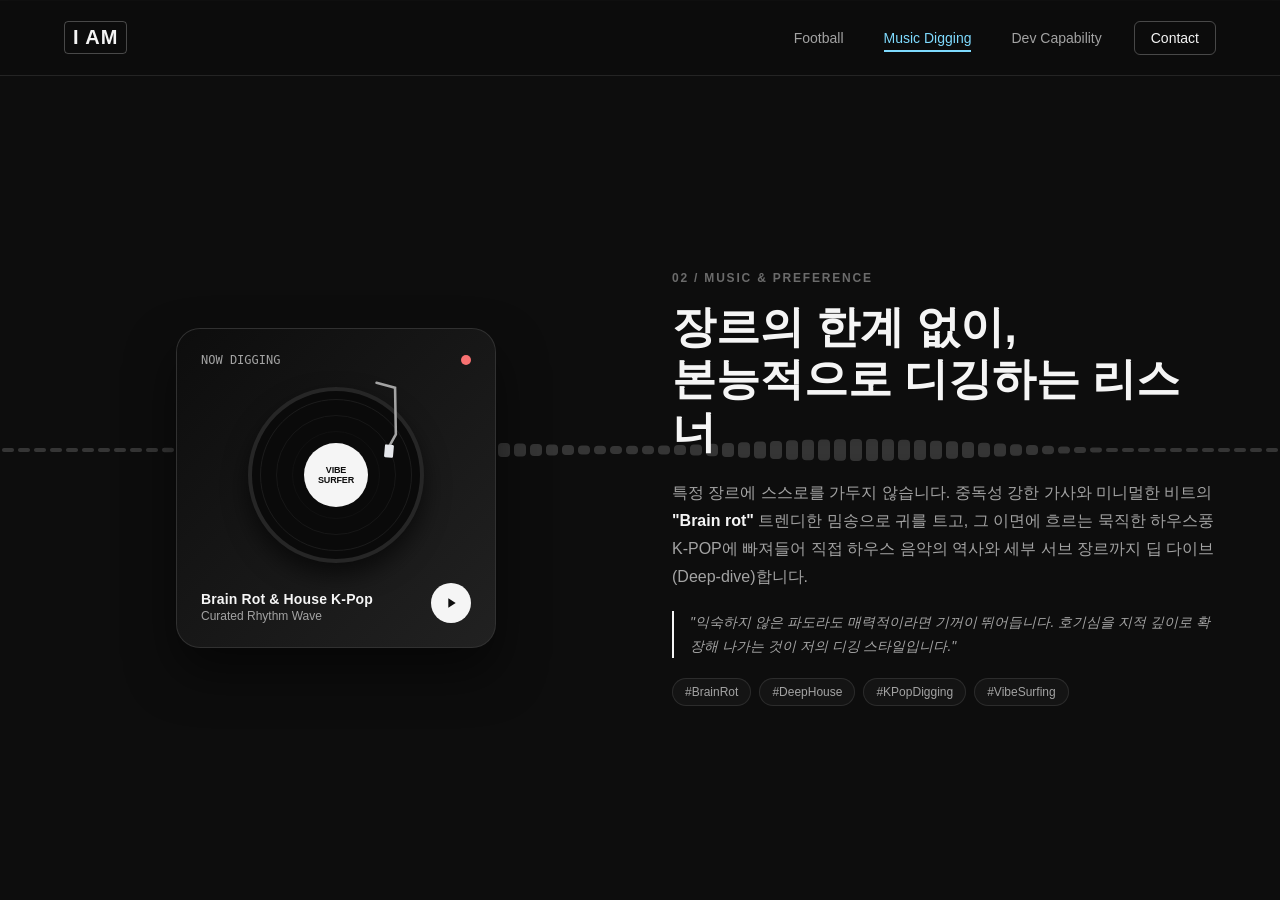
<file: music.html>
<!DOCTYPE html>
<html lang="ko">
<head>
<meta charset="UTF-8">
<meta name="viewport" content="width=device-width, initial-scale=1.0">
<title>I AM | 이준희 — Music Digging</title>

<!-- ==========================================================
     네비게이션 바 스타일 (nav-component.html 원본 그대로, 수정 금지)
     ========================================================== -->
<style>
:root {
  --color-bg-primary: #0d0d0d;
  --color-bg-secondary: #141414;
  --color-bg-elevated: #1a1a1a;

  --color-text-primary: #f5f5f5;
  --color-text-secondary: #a3a3a3;
  --color-text-muted: #6b6b6b;

  --color-border: rgba(255, 255, 255, 0.1);
  --color-border-strong: rgba(255, 255, 255, 0.25);

  /* 뉴캐슬 스카이블루 포인트 컬러 */
  --color-accent: #7fdbff;
  --color-accent-dim: rgba(127, 219, 255, 0.15);

  --nav-height: 76px;
  --transition-fast: 0.2s ease;
  --transition-medium: 0.35s cubic-bezier(0.4, 0, 0.2, 1);
}

.site-header {
  position: fixed;
  top: 0;
  left: 0;
  width: 100%;
  height: var(--nav-height);
  z-index: 1000;
  background-color: rgba(13, 13, 13, 0.75);
  backdrop-filter: blur(10px);
  -webkit-backdrop-filter: blur(10px);
  border-bottom: 1px solid var(--color-border);
}

.nav-container {
  max-width: 1200px;
  height: 100%;
  margin: 0 auto;
  padding: 0 24px;
  display: flex;
  align-items: center;
  justify-content: space-between;
  box-sizing: border-box;
}

.brand {
  display: flex;
  align-items: center;
  text-decoration: none;
  font-size: 20px;
  font-weight: 900;
  letter-spacing: 0.05em;
  color: var(--color-text-primary);
  transition: opacity var(--transition-fast);
}

.brand:hover { opacity: 0.8; }

.brand-text {
  padding: 4px 8px;
  border: 1px solid var(--color-border-strong);
  border-radius: 4px;
}

.nav-list {
  display: flex;
  align-items: center;
  gap: 8px;
  list-style: none;
  margin: 0;
  padding: 0;
}

.nav-link {
  position: relative;
  display: inline-block;
  padding: 8px 16px;
  font-size: 14px;
  font-weight: 500;
  color: var(--color-text-secondary);
  text-decoration: none;
  border-radius: 6px;
  transition: color var(--transition-fast), background-color var(--transition-fast);
}

.nav-link::after {
  content: "";
  position: absolute;
  left: 16px;
  right: 16px;
  bottom: 2px;
  height: 2px;
  background-color: var(--color-accent);
  transform: scaleX(0);
  transform-origin: center;
  transition: transform var(--transition-fast);
}

.nav-link:hover { color: var(--color-text-primary); }
.nav-link:hover::after { transform: scaleX(1); }

.nav-link.is-active { color: var(--color-accent); }
.nav-link.is-active::after { transform: scaleX(1); }

.nav-link--cta {
  color: var(--color-text-primary);
  border: 1px solid var(--color-border-strong);
  margin-left: 8px;
}
.nav-link--cta::after { display: none; }
.nav-link--cta:hover {
  background-color: var(--color-text-primary);
  color: var(--color-bg-primary);
  border-color: var(--color-text-primary);
}
.nav-link--cta.is-active {
  background-color: var(--color-accent);
  color: var(--color-bg-primary);
  border-color: var(--color-accent);
}

.hamburger-btn {
  display: none;
  flex-direction: column;
  justify-content: center;
  align-items: center;
  gap: 5px;
  width: 40px;
  height: 40px;
  background: transparent;
  border: none;
  cursor: pointer;
  padding: 0;
}

.hamburger-line {
  width: 22px;
  height: 2px;
  background-color: var(--color-text-primary);
  border-radius: 2px;
  transition: transform var(--transition-medium), opacity var(--transition-medium);
}

.hamburger-btn.is-open .hamburger-line:nth-child(1) { transform: translateY(7px) rotate(45deg); }
.hamburger-btn.is-open .hamburger-line:nth-child(2) { opacity: 0; }
.hamburger-btn.is-open .hamburger-line:nth-child(3) { transform: translateY(-7px) rotate(-45deg); }

@media (max-width: 768px) {
  .hamburger-btn { display: flex; }

  .main-nav {
    position: absolute;
    top: var(--nav-height);
    left: 0;
    width: 100%;
    background-color: var(--color-bg-secondary);
    border-bottom: 1px solid var(--color-border);
    overflow: hidden;
    max-height: 0;
    transition: max-height var(--transition-medium);
  }

  .main-nav.is-open { max-height: 400px; }

  .nav-list {
    flex-direction: column;
    align-items: stretch;
    gap: 0;
    padding: 8px 16px 20px;
  }

  .nav-link {
    display: block;
    width: 100%;
    padding: 14px 12px;
    border-radius: 8px;
  }

  .nav-link::after { display: none; }
  .nav-link.is-active { background-color: var(--color-accent-dim); }

  .nav-link--cta { margin-left: 0; margin-top: 8px; text-align: center; }
}
</style>

<!-- 뮤직 페이지 전용 스타일 -->
<link rel="stylesheet" href="music-style.css">
</head>
<body>

<!-- ==========================================================
     네비게이션 바 마크업 (nav-component.html 원본 그대로, 수정 금지)
     - 현재 페이지 표시를 위해 Music Digging 링크에만 is-active 클래스 부여
     ========================================================== -->
<header class="site-header">
  <div class="nav-container">

    <a href="index.html" class="brand" aria-label="I AM 홈으로 이동">
      <span class="brand-text">I AM</span>
    </a>

    <nav class="main-nav" id="main-nav" aria-label="주요 메뉴">
      <ul class="nav-list" id="nav-list">
        <li><a href="football.html" class="nav-link">Football</a></li>
        <li><a href="music.html" class="nav-link is-active">Music Digging</a></li>
        <li><a href="dev.html" class="nav-link">Dev Capability</a></li>
        <li><a href="contact.html" class="nav-link nav-link--cta">Contact</a></li>
      </ul>
    </nav>

    <button
      type="button"
      class="hamburger-btn"
      id="hamburger-btn"
      aria-label="메뉴 열기"
      aria-expanded="false"
      aria-controls="nav-list"
    >
      <span class="hamburger-line"></span>
      <span class="hamburger-line"></span>
      <span class="hamburger-line"></span>
    </button>

  </div>
</header>

<!-- ==========================================================
     뮤직 본문 — vibe_surfer_portfolio.html의 음악 섹션(#music) 이식
     ========================================================== -->
<canvas id="visualizer-canvas" class="bg-visualizer" aria-hidden="true"></canvas>

<main>
  <section class="music-section">
    <div class="music-container">
      <div class="music-grid">

        <!-- 왼쪽 바이닐 플레이어 영역 -->
        <div class="music-player-wrap">
          <div class="player">
            <div class="player-overlay" aria-hidden="true"></div>

            <div class="player-top">
              <span class="eyebrow-mono">NOW DIGGING</span>
              <span class="live-dot" aria-hidden="true"></span>
            </div>

            <!-- 회전하는 바이닐 레코드 -->
            <div class="vinyl-stage">
              <div id="vinyl" class="vinyl paused">
                <div class="vinyl-groove vinyl-groove--1"></div>
                <div class="vinyl-groove vinyl-groove--2"></div>
                <div class="vinyl-groove vinyl-groove--3"></div>
                <div class="vinyl-label">VIBE SURFER</div>
              </div>
              <!-- 톤암 (턴테이블 바늘) -->
              <div id="tonearm" class="tonearm" aria-hidden="true">
                <svg viewBox="0 0 100 150" fill="none" width="100%" height="100%">
                  <path d="M10,10 L40,10 L60,80 L55,100" stroke="currentColor" stroke-width="4" stroke-linecap="round"/>
                  <rect x="48" y="98" width="14" height="20" rx="2" fill="#E5E7EB" transform="rotate(-10 55 100)"/>
                </svg>
              </div>
            </div>

            <div class="player-bottom">
              <div class="player-track-info">
                <h4 class="track-title">Brain Rot &amp; House K-Pop</h4>
                <p class="track-subtitle">Curated Rhythm Wave</p>
              </div>
              <button
                type="button"
                id="vinyl-toggle"
                class="player-toggle"
                aria-label="바이닐 재생"
                aria-pressed="false"
              >
                <svg id="play-icon" width="16" height="16" viewBox="0 0 24 24" fill="currentColor" aria-hidden="true"><path d="M8 5v14l11-7z"/></svg>
                <svg id="pause-icon" class="is-hidden" width="16" height="16" viewBox="0 0 24 24" fill="currentColor" aria-hidden="true"><path d="M6 19h4V5H6v14zm8-14v14h4V5h-4z"/></svg>
              </button>
            </div>
          </div>
        </div>

        <!-- 오른쪽 음악 취향 본문 영역 -->
        <div class="music-copy">
          <p class="section-eyebrow">02 / MUSIC &amp; PREFERENCE</p>
          <h2 class="section-title">장르의 한계 없이,<br>본능적으로 디깅하는 리스너</h2>
          <p class="section-text">
            특정 장르에 스스로를 가두지 않습니다. 중독성 강한 가사와 미니멀한 비트의
            <strong class="highlight">"Brain rot"</strong> 트렌디한 밈송으로 귀를 트고, 그
            이면에 흐르는 묵직한 하우스풍 K-POP에 빠져들어 직접 하우스 음악의 역사와
            세부 서브 장르까지 딥 다이브(Deep-dive)합니다.
          </p>
          <blockquote class="music-quote">
            "익숙하지 않은 파도라도 매력적이라면 기꺼이 뛰어듭니다. 호기심을 지적
            깊이로 확장해 나가는 것이 저의 디깅 스타일입니다."
          </blockquote>
          <div class="tag-list">
            <span class="tag">#BrainRot</span>
            <span class="tag">#DeepHouse</span>
            <span class="tag">#KPopDigging</span>
            <span class="tag">#VibeSurfing</span>
          </div>
        </div>

      </div>
    </div>
  </section>
</main>

<!-- ==========================================================
     네비게이션 바 스크립트 (nav-component.html 원본 그대로, 수정 금지)
     ========================================================== -->
<script>
document.addEventListener('DOMContentLoaded', () => {
  const hamburgerBtn = document.getElementById('hamburger-btn');
  const mainNav = document.getElementById('main-nav');
  const navLinks = document.querySelectorAll('.nav-link');

  /* ----------------------------------------------------------
     1. 햄버거 메뉴 열기/닫기
     ---------------------------------------------------------- */
  function openMenu() {
    mainNav.classList.add('is-open');
    hamburgerBtn.classList.add('is-open');
    hamburgerBtn.setAttribute('aria-expanded', 'true');
    hamburgerBtn.setAttribute('aria-label', '메뉴 닫기');
  }

  function closeMenu() {
    mainNav.classList.remove('is-open');
    hamburgerBtn.classList.remove('is-open');
    hamburgerBtn.setAttribute('aria-expanded', 'false');
    hamburgerBtn.setAttribute('aria-label', '메뉴 열기');
  }

  hamburgerBtn.addEventListener('click', () => {
    mainNav.classList.contains('is-open') ? closeMenu() : openMenu();
  });

  navLinks.forEach((link) => {
    link.addEventListener('click', () => {
      if (mainNav.classList.contains('is-open')) closeMenu();
    });
  });

  let resizeTimer;
  window.addEventListener('resize', () => {
    clearTimeout(resizeTimer);
    resizeTimer = setTimeout(() => {
      if (window.innerWidth > 768) closeMenu();
    }, 150);
  });

  /* ----------------------------------------------------------
     2. 현재 페이지 파일명을 기준으로 is-active 자동 부여
        (각 페이지에서 별도 설정 없이 동작)
     ---------------------------------------------------------- */
  const currentFile = window.location.pathname.split('/').pop() || 'index.html';

  navLinks.forEach((link) => {
    const linkFile = link.getAttribute('href');
    if (linkFile === currentFile) {
      link.classList.add('is-active');
    }
  });
});
</script>

<!-- 뮤직 페이지 전용 스크립트 -->
<script src="music-script.js"></script>
</body>
</html>
</file>
<file: style.css>
/* ==========================================================
   landing.html 전용 스타일
   - :root 색상 변수는 nav-component의 <style>에서 이미 정의됨
     (--color-bg-primary, --color-text-primary, --color-accent 등)
   - 여기서는 기존 변수를 재사용하고, 새로 필요한 색상만
     동일한 네이밍 규칙으로 :root에 추가함 (하드코딩 금지)
   ========================================================== */

:root {
  /* 상태 표시(살아있음/활성) 배지에 쓰는 그린 톤 — 기존 팔레트에 없어 추가 */
  --color-live: #34d399;
  --color-live-dim: rgba(52, 211, 153, 0.15);
}

* {
  box-sizing: border-box;
}

html, body {
  margin: 0;
  padding: 0;
  background-color: var(--color-bg-primary);
  color: var(--color-text-primary);
  font-family: -apple-system, BlinkMacSystemFont, 'Segoe UI', Roboto, 'Pretendard', sans-serif;
  overflow-x: hidden;
}

main {
  position: relative;
  z-index: 1;
}

/* ==========================================================
   배경 오디오 비주얼라이저 캔버스 (전체 화면 고정, 콘텐츠 뒤 레이어)
   ========================================================== */
.bg-visualizer {
  position: fixed;
  inset: 0;
  width: 100%;
  height: 100%;
  pointer-events: none;
  z-index: 0;
  opacity: 0.2;
}

/* ==========================================================
   히어로 섹션
   ========================================================== */
.hero-section {
  position: relative;
  min-height: 100vh;
  display: flex;
  align-items: center;
  justify-content: center;
  padding: calc(var(--nav-height) + 24px) 24px 24px;
  overflow: hidden;
}

.hero-backdrop {
  position: absolute;
  inset: 0;
  z-index: 0;
}

.hero-dotgrid {
  position: absolute;
  inset: 0;
  background-image: radial-gradient(circle at center, rgba(255, 255, 255, 0.025) 1px, transparent 1px);
  background-size: 32px 32px;
}

.hero-glow {
  position: absolute;
  top: -20%;
  left: 50%;
  width: 600px;
  height: 600px;
  margin-left: -300px;
  background-color: rgba(255, 255, 255, 0.05);
  border-radius: 50%;
  filter: blur(140px);
  transition: transform 0.7s ease;
  pointer-events: none;
}

.hero-content {
  position: relative;
  z-index: 1;
  max-width: 860px;
  margin: 0 auto;
  text-align: center;
}

.hero-content > * + * {
  margin-top: 32px;
}

/* 상단 배지 */
.hero-badge {
  display: inline-flex;
  align-items: center;
  gap: 8px;
  padding: 6px 14px;
  border: 1px solid var(--color-border);
  border-radius: 999px;
  background-color: rgba(255, 255, 255, 0.05);
  font-size: 12px;
  letter-spacing: 0.08em;
  text-transform: uppercase;
  color: var(--color-text-secondary);
}

.hero-badge-dot {
  width: 8px;
  height: 8px;
  border-radius: 50%;
  background-color: var(--color-live);
  animation: hero-ping 1.6s cubic-bezier(0, 0, 0.2, 1) infinite;
}

@keyframes hero-ping {
  0% { box-shadow: 0 0 0 0 var(--color-live-dim); }
  70% { box-shadow: 0 0 0 8px rgba(52, 211, 153, 0); }
  100% { box-shadow: 0 0 0 0 rgba(52, 211, 153, 0); }
}

/* 타이틀 */
.hero-title {
  margin: 0;
  font-size: clamp(36px, 7vw, 72px);
  font-weight: 900;
  letter-spacing: -0.02em;
  line-height: 1.15;
  color: var(--color-text-primary);
}

.hero-title-accent {
  display: inline-block;
  background: linear-gradient(90deg, var(--color-text-secondary), var(--color-text-primary) 50%, var(--color-text-secondary));
  -webkit-background-clip: text;
  background-clip: text;
  color: transparent;
  text-shadow: 0 0 20px rgba(255, 255, 255, 0.35);
}

/* 서브 텍스트 */
.hero-subtitle {
  max-width: 620px;
  margin-left: auto;
  margin-right: auto;
  font-size: clamp(15px, 2vw, 19px);
  line-height: 1.7;
  color: var(--color-text-secondary);
}

/* CTA 버튼 영역 */
.hero-actions {
  display: flex;
  flex-direction: column;
  align-items: center;
  justify-content: center;
  gap: 16px;
  padding-top: 8px;
}

.hero-btn {
  display: inline-flex;
  align-items: center;
  justify-content: center;
  gap: 8px;
  width: 100%;
  padding: 16px 32px;
  border-radius: 10px;
  font-size: 14px;
  font-weight: 700;
  text-decoration: none;
  transition: background-color var(--transition-fast), border-color var(--transition-fast), transform var(--transition-fast);
}

.hero-btn--primary {
  background-color: var(--color-text-primary);
  color: var(--color-bg-primary);
  border: 1px solid var(--color-text-primary);
}

.hero-btn--primary:hover {
  background-color: var(--color-accent);
  border-color: var(--color-accent);
  transform: translateY(-1px);
}

.hero-btn--secondary {
  background-color: transparent;
  color: var(--color-text-primary);
  border: 1px solid var(--color-border-strong);
}

.hero-btn--secondary:hover {
  background-color: rgba(255, 255, 255, 0.05);
  border-color: var(--color-accent);
  color: var(--color-accent);
}

@media (min-width: 480px) {
  .hero-actions {
    flex-direction: row;
  }

  .hero-btn {
    width: auto;
  }
}
</file>
<file: contact-style.css>
/* ==========================================================
   contact.html 전용 스타일
   - :root 색상 변수는 nav-component의 <style>에서 이미 정의됨
     (--color-bg-primary, --color-text-primary, --color-accent 등)
   - 여기서는 기존 변수를 재사용하고, 새로 필요한 색상만
     동일한 네이밍 규칙으로 :root에 추가함 (하드코딩 금지)
   ========================================================== */

:root {
  /* 폼 성공 메시지용 그린 톤 — 기존 팔레트에 없어 추가 */
  --color-success: #34d399;
  --color-success-dim: rgba(52, 211, 153, 0.1);
  --color-success-border: rgba(52, 211, 153, 0.3);
}

* {
  box-sizing: border-box;
}

html, body {
  margin: 0;
  padding: 0;
  background-color: var(--color-bg-primary);
  color: var(--color-text-primary);
  font-family: -apple-system, BlinkMacSystemFont, 'Segoe UI', Roboto, 'Pretendard', sans-serif;
  overflow-x: hidden;
}

main {
  position: relative;
  z-index: 1;
}

/* ==========================================================
   배경 오디오 비주얼라이저 캔버스
   ========================================================== */
.bg-visualizer {
  position: fixed;
  inset: 0;
  width: 100%;
  height: 100%;
  pointer-events: none;
  z-index: 0;
  opacity: 0.2;
}

/* ==========================================================
   섹션 — 화면 세로 중앙 정렬
   ========================================================== */
.contact-section {
  position: relative;
  min-height: 100vh;
  display: flex;
  align-items: center;
  padding: calc(var(--nav-height) + 40px) 24px 40px;
  border-top: 1px solid var(--color-border);
  box-sizing: border-box;
}

.contact-container {
  max-width: 1152px;
  width: 100%;
  margin: 0 auto;
}

.contact-grid {
  display: grid;
  grid-template-columns: 1fr;
  gap: 56px;
}

.section-eyebrow {
  font-size: 12px;
  font-weight: 700;
  letter-spacing: 0.15em;
  text-transform: uppercase;
  color: var(--color-text-muted);
  margin: 0 0 16px;
}

.section-title {
  font-size: clamp(26px, 4vw, 38px);
  font-weight: 900;
  line-height: 1.25;
  color: var(--color-text-primary);
  margin: 0 0 20px;
}

.section-text {
  font-size: 14px;
  line-height: 1.75;
  color: var(--color-text-secondary);
  margin: 0 0 28px;
}

.eyebrow-mono {
  display: block;
  font-family: 'SFMono-Regular', Consolas, monospace;
  font-size: 10px;
  letter-spacing: 0.05em;
  color: var(--color-text-muted);
  margin-bottom: 2px;
}

/* ==========================================================
   왼쪽: 연락처 요약 + 이메일 카드
   ========================================================== */
.email-card {
  display: flex;
  align-items: center;
  justify-content: space-between;
  gap: 16px;
  padding: 20px;
  border-radius: 14px;
  background-color: var(--color-bg-secondary);
  border: 1px solid var(--color-border);
}

.email-card-text {
  overflow: hidden;
}

.email-value {
  display: block;
  font-family: 'SFMono-Regular', Consolas, monospace;
  font-weight: 700;
  font-size: 15px;
  color: var(--color-text-primary);
  white-space: nowrap;
  overflow: hidden;
  text-overflow: ellipsis;
}

.copy-btn {
  flex-shrink: 0;
  padding: 8px 16px;
  border: none;
  border-radius: 6px;
  background-color: var(--color-text-primary);
  color: var(--color-bg-primary);
  font-size: 12px;
  font-weight: 700;
  cursor: pointer;
  transition: background-color var(--transition-fast);
}

.copy-btn:hover {
  background-color: var(--color-accent);
}

.copy-toast {
  margin-top: 12px;
  padding-left: 8px;
  font-size: 12px;
  font-weight: 500;
  color: var(--color-success);
}

.is-hidden {
  display: none;
}

/* ==========================================================
   오른쪽: 메시지 폼
   ========================================================== */
.contact-form {
  display: flex;
  flex-direction: column;
  gap: 24px;
  padding: 32px;
  border-radius: 20px;
  background-color: var(--color-bg-secondary);
  border: 1px solid var(--color-border);
}

.form-row {
  display: grid;
  grid-template-columns: 1fr;
  gap: 24px;
}

.form-field {
  display: flex;
  flex-direction: column;
  gap: 8px;
}

.form-label {
  font-family: 'SFMono-Regular', Consolas, monospace;
  font-size: 11px;
  font-weight: 700;
  text-transform: uppercase;
  color: var(--color-text-secondary);
}

.form-input {
  width: 100%;
  padding: 12px 16px;
  border-radius: 8px;
  background-color: var(--color-bg-primary);
  border: 1px solid var(--color-border);
  color: var(--color-text-primary);
  font-size: 14px;
  font-family: inherit;
  transition: border-color var(--transition-fast);
}

.form-input::placeholder {
  color: var(--color-text-muted);
}

.form-input:focus {
  outline: none;
  border-color: var(--color-accent);
}

.form-textarea {
  resize: vertical;
  min-height: 120px;
}

.form-submit {
  width: 100%;
  padding: 16px;
  border: none;
  border-radius: 8px;
  background-color: var(--color-text-primary);
  color: var(--color-bg-primary);
  font-size: 13px;
  font-weight: 800;
  letter-spacing: 0.04em;
  text-transform: uppercase;
  cursor: pointer;
  transition: background-color var(--transition-fast);
}

.form-submit:hover {
  background-color: var(--color-accent);
}

.form-success {
  margin-top: 16px;
  padding: 16px;
  border-radius: 10px;
  background-color: var(--color-success-dim);
  border: 1px solid var(--color-success-border);
  color: var(--color-success);
  font-size: 13px;
}

/* ==========================================================
   하단 카피라이트
   ========================================================== */
.contact-footer {
  display: flex;
  flex-direction: column;
  align-items: center;
  gap: 16px;
  margin-top: 64px;
  padding-top: 32px;
  border-top: 1px solid var(--color-border);
  font-family: 'SFMono-Regular', Consolas, monospace;
  font-size: 11px;
  color: var(--color-text-muted);
  text-align: center;
}

.contact-footer-meta {
  display: flex;
  gap: 24px;
}

/* ==========================================================
   반응형
   ========================================================== */
@media (min-width: 640px) {
  .form-row {
    grid-template-columns: 1fr 1fr;
  }
}

@media (min-width: 1024px) {
  .contact-grid {
    grid-template-columns: 5fr 7fr;
    gap: 64px;
  }

  .contact-footer {
    flex-direction: row;
    align-items: center;
    justify-content: space-between;
    text-align: left;
  }
}
</file>
<file: dev-style.css>
/* ==========================================================
   dev.html 전용 스타일
   - :root 색상 변수는 nav-component의 <style>에서 이미 정의됨
     (--color-bg-primary, --color-text-primary, --color-accent 등)
   - 여기서는 기존 변수를 재사용하고, 새로 필요한 색상만
     동일한 네이밍 규칙으로 :root에 추가함 (하드코딩 금지)
   ========================================================== */

:root {
  /* 카드 표면 색상 (football-style.css / music-style.css와 동일한 네이밍 규칙 확장) */
  --color-surface: rgba(255, 255, 255, 0.03);
  --color-surface-strong: rgba(0, 0, 0, 0.6);
}

* {
  box-sizing: border-box;
}

html, body {
  margin: 0;
  padding: 0;
  background-color: var(--color-bg-primary);
  color: var(--color-text-primary);
  font-family: -apple-system, BlinkMacSystemFont, 'Segoe UI', Roboto, 'Pretendard', sans-serif;
  overflow-x: hidden;
}

main {
  position: relative;
  z-index: 1;
}

/* ==========================================================
   배경 오디오 비주얼라이저 캔버스
   ========================================================== */
.bg-visualizer {
  position: fixed;
  inset: 0;
  width: 100%;
  height: 100%;
  pointer-events: none;
  z-index: 0;
  opacity: 0.2;
}

/* ==========================================================
   섹션 — 화면 세로 중앙 정렬
   ========================================================== */
.dev-section {
  position: relative;
  min-height: 100vh;
  display: flex;
  align-items: center;
  padding: calc(var(--nav-height) + 40px) 24px 40px;
  border-top: 1px solid var(--color-border);
  box-sizing: border-box;
}

.dev-container {
  max-width: 1152px;
  width: 100%;
  margin: 0 auto;
  display: flex;
  flex-direction: column;
  gap: 64px;
}

.section-eyebrow {
  font-size: 12px;
  font-weight: 700;
  letter-spacing: 0.15em;
  text-transform: uppercase;
  color: var(--color-text-muted);
  margin: 0 0 16px;
}

.section-title {
  font-size: clamp(28px, 4.5vw, 44px);
  font-weight: 900;
  line-height: 1.2;
  color: var(--color-text-primary);
  margin: 0 0 20px;
}

.section-text {
  max-width: 720px;
  font-size: clamp(14px, 1.6vw, 16px);
  line-height: 1.75;
  color: var(--color-text-secondary);
  margin: 0;
}

.dev-intro {
  max-width: 720px;
}

/* ==========================================================
   핵심 역량 카드 3개
   ========================================================== */
.strength-grid {
  display: grid;
  grid-template-columns: 1fr;
  gap: 24px;
}

.strength-card {
  padding: 32px;
  border-radius: 20px;
  background-color: var(--color-bg-elevated);
  border: 1px solid var(--color-border);
  transition: border-color var(--transition-fast);
}

.strength-card:hover {
  border-color: var(--color-border-strong);
}

.strength-number {
  display: flex;
  align-items: center;
  justify-content: center;
  width: 48px;
  height: 48px;
  border-radius: 10px;
  background-color: var(--color-text-primary);
  color: var(--color-bg-primary);
  font-size: 20px;
  font-weight: 900;
  margin-bottom: 16px;
}

.strength-title {
  font-size: 18px;
  font-weight: 700;
  color: var(--color-text-primary);
  margin: 0 0 12px;
}

.strength-text {
  font-size: 14px;
  line-height: 1.75;
  color: var(--color-text-secondary);
  margin: 0;
}

/* ==========================================================
   졸업 작품 쇼케이스 카드
   ========================================================== */
.showcase-card {
  position: relative;
  padding: 40px 32px;
  border-radius: 24px;
  overflow: hidden;
  background: linear-gradient(90deg, var(--color-bg-elevated), var(--color-bg-primary) 50%, var(--color-bg-elevated));
  border: 1px solid var(--color-border);
}

.showcase-glow {
  position: absolute;
  right: -80px;
  bottom: -80px;
  width: 320px;
  height: 320px;
  border-radius: 50%;
  background-color: var(--color-surface);
  filter: blur(64px);
  pointer-events: none;
}

.showcase-grid {
  position: relative;
  z-index: 1;
  display: grid;
  grid-template-columns: 1fr;
  gap: 32px;
  align-items: center;
}

.showcase-badge {
  display: inline-flex;
  align-items: center;
  gap: 8px;
  padding: 5px 12px;
  border-radius: 999px;
  background-color: rgba(255, 255, 255, 0.1);
  color: var(--color-text-primary);
  font-family: 'SFMono-Regular', Consolas, monospace;
  font-size: 12px;
  font-weight: 700;
  margin-bottom: 20px;
}

.showcase-title {
  font-size: clamp(22px, 3.5vw, 34px);
  font-weight: 900;
  color: var(--color-text-primary);
  margin: 0 0 16px;
}

.showcase-text {
  font-size: clamp(13px, 1.6vw, 15px);
  line-height: 1.75;
  color: var(--color-text-secondary);
  margin: 0 0 20px;
}

.stack-tags {
  display: flex;
  flex-wrap: wrap;
  gap: 10px;
}

.stack-tag {
  padding: 5px 10px;
  border-radius: 6px;
  background-color: var(--color-bg-secondary);
  color: var(--color-text-secondary);
  font-family: 'SFMono-Regular', Consolas, monospace;
  font-size: 12px;
}

.stack-tag--solid {
  background-color: var(--color-text-primary);
  color: var(--color-bg-primary);
  font-weight: 700;
}

.showcase-award {
  display: flex;
  justify-content: center;
}

.award-box {
  display: flex;
  flex-direction: column;
  align-items: center;
  gap: 8px;
  width: 192px;
  padding: 24px;
  text-align: center;
  border-radius: 16px;
  background-color: var(--color-surface);
  border: 1px solid var(--color-border);
}

.award-emoji {
  font-size: 36px;
}

.award-title {
  font-size: 20px;
  font-weight: 800;
  color: var(--color-text-primary);
}

.award-subtitle {
  font-size: 12px;
  color: var(--color-text-muted);
}

/* ==========================================================
   반응형
   ========================================================== */
@media (min-width: 768px) {
  .strength-grid {
    grid-template-columns: repeat(3, 1fr);
  }
}

@media (min-width: 1024px) {
  .showcase-grid {
    grid-template-columns: 8fr 4fr;
  }

  .showcase-award {
    justify-content: flex-end;
  }
}
</file>
<file: football-style.css>
/* ==========================================================
   football.html 전용 스타일
   - :root 색상 변수는 nav-component의 <style>에서 이미 정의됨
     (--color-bg-primary, --color-text-primary, --color-accent 등)
   - 여기서는 기존 변수를 재사용하고, 새로 필요한 색상만
     동일한 네이밍 규칙으로 :root에 추가함 (하드코딩 금지)
   ========================================================== */

:root {
  /* 카드 표면 색상 — 배경보다 한 단계 밝은 표면 톤 (기존 팔레트 확장) */
  --color-surface: rgba(255, 255, 255, 0.03);
  --color-surface-strong: rgba(0, 0, 0, 0.6);
}

* {
  box-sizing: border-box;
}

html, body {
  margin: 0;
  padding: 0;
  background-color: var(--color-bg-primary);
  color: var(--color-text-primary);
  font-family: -apple-system, BlinkMacSystemFont, 'Segoe UI', Roboto, 'Pretendard', sans-serif;
  overflow-x: hidden;
}

main {
  position: relative;
  z-index: 1;
}

/* ==========================================================
   배경 오디오 비주얼라이저 캔버스
   ========================================================== */
.bg-visualizer {
  position: fixed;
  inset: 0;
  width: 100%;
  height: 100%;
  pointer-events: none;
  z-index: 0;
  opacity: 0.2;
}

/* ==========================================================
   섹션 공통
   ========================================================== */
.football-section {
  position: relative;
  min-height: 100vh;
  display: flex;
  align-items: center;
  padding: calc(var(--nav-height) + 40px) 24px 40px;
  border-top: 1px solid var(--color-border);
  box-sizing: border-box;
}

.football-container {
  max-width: 1152px;
  width: 100%;
  margin: 0 auto;
}

.football-grid {
  display: grid;
  grid-template-columns: 1fr;
  gap: 56px;
  align-items: center;
}

.section-eyebrow {
  font-size: 12px;
  font-weight: 700;
  letter-spacing: 0.15em;
  text-transform: uppercase;
  color: var(--color-text-muted);
  margin: 0 0 16px;
}

.section-title {
  font-size: clamp(28px, 4.5vw, 44px);
  font-weight: 900;
  line-height: 1.2;
  color: var(--color-text-primary);
  margin: 0 0 20px;
}

.section-text {
  font-size: clamp(14px, 1.6vw, 16px);
  line-height: 1.75;
  color: var(--color-text-secondary);
  margin: 0 0 20px;
}

.section-divider {
  width: 80px;
  height: 4px;
  border-radius: 4px;
  background-color: var(--color-text-primary);
}

.football-intro {
  align-self: center;
}

.football-cards {
  display: flex;
  flex-direction: column;
  gap: 32px;
}

/* ==========================================================
   카드 공통
   ========================================================== */
.card {
  position: relative;
  padding: 32px;
  border-radius: 20px;
  border: 1px solid var(--color-border);
  background-color: var(--color-bg-elevated);
  backdrop-filter: blur(10px);
  -webkit-backdrop-filter: blur(10px);
  overflow: hidden;
  transition: border-color var(--transition-fast), transform var(--transition-fast);
}

.card-body {
  font-size: 14px;
  line-height: 1.75;
  color: var(--color-text-secondary);
  margin: 0 0 24px;
}

.highlight {
  color: var(--color-text-primary);
  text-decoration: underline;
  text-decoration-color: var(--color-border-strong);
}

.eyebrow-mono {
  display: block;
  font-family: 'SFMono-Regular', Consolas, monospace;
  font-size: 12px;
  color: var(--color-text-secondary);
  margin-bottom: 2px;
}

/* ==========================================================
   뉴캐슬 오마주 카드 (인터랙티브)
   ========================================================== */
.card-nufc {
  cursor: pointer;
}

.card-nufc:hover,
.card-nufc:focus-visible {
  border-color: var(--color-border-strong);
  transform: scale(1.005);
  outline: none;
}

.card-nufc:active {
  transform: scale(0.995);
}

.card-glow {
  position: absolute;
  top: 0;
  right: 0;
  width: 128px;
  height: 128px;
  border-radius: 50%;
  background-color: var(--color-surface);
  filter: blur(48px);
  pointer-events: none;
}

.card-nufc-header {
  display: flex;
  align-items: flex-start;
  justify-content: space-between;
  gap: 16px;
  margin-bottom: 24px;
}

.card-nufc-heading {
  display: flex;
  align-items: center;
  gap: 16px;
}

.kit-stripes {
  display: flex;
  align-items: center;
  gap: 4px;
  height: 32px;
  padding: 6px;
  background-color: var(--color-bg-primary);
  border: 1px solid var(--color-border);
  border-radius: 6px;
}

.kit-stripes span {
  width: 6px;
  height: 20px;
  background-color: var(--color-text-primary);
}

.kit-stripes span:nth-child(2) {
  background-color: var(--color-bg-primary);
  border-left: 1px solid var(--color-border-strong);
  border-right: 1px solid var(--color-border-strong);
}

.card-title {
  font-size: 18px;
  font-weight: 700;
  color: var(--color-text-primary);
  margin: 0;
}

.click-badge {
  flex-shrink: 0;
  padding: 5px 10px;
  border-radius: 6px;
  background-color: var(--color-accent-dim);
  color: var(--color-accent);
  font-family: 'SFMono-Regular', Consolas, monospace;
  font-size: 10px;
  font-weight: 700;
  letter-spacing: 0.05em;
  text-transform: uppercase;
  transition: background-color var(--transition-fast), color var(--transition-fast);
}

.card-nufc:hover .click-badge {
  background-color: var(--color-accent);
  color: var(--color-bg-primary);
}

.card-hint {
  display: block;
  margin-top: 8px;
  font-size: 12px;
  color: var(--color-text-muted);
}

.card-stat-grid {
  display: grid;
  grid-template-columns: repeat(2, 1fr);
  gap: 16px;
  padding-top: 20px;
  border-top: 1px solid var(--color-border);
  font-size: 12px;
  color: var(--color-text-secondary);
}

.stat-label {
  display: block;
  font-family: 'SFMono-Regular', Consolas, monospace;
  color: var(--color-text-muted);
  margin-bottom: 4px;
}

.stat-value {
  display: block;
  color: var(--color-text-primary);
  font-weight: 600;
}

/* ==========================================================
   브루누 기마랑이스 헌정 카드
   ========================================================== */
.card-bruno {
  background: linear-gradient(135deg, var(--color-surface-strong), var(--color-bg-elevated));
}

.card-bruno-row {
  display: flex;
  flex-direction: column;
  align-items: flex-start;
  gap: 24px;
}

.jersey-number {
  display: inline-block;
  padding: 3px 10px;
  border-radius: 4px;
  background-color: var(--color-text-primary);
  color: var(--color-bg-primary);
  font-family: 'SFMono-Regular', Consolas, monospace;
  font-size: 12px;
  font-weight: 700;
  margin-bottom: 12px;
}

.card-bruno-name {
  font-size: 24px;
  font-weight: 900;
  color: var(--color-text-primary);
  margin: 0 0 12px;
}

.card-bruno-name-en {
  font-size: 14px;
  font-weight: 400;
  color: var(--color-text-secondary);
}

.jersey-icon {
  flex-shrink: 0;
  width: 96px;
  height: 112px;
  padding: 8px;
  display: flex;
  flex-direction: column;
  justify-content: space-between;
  background-color: var(--color-bg-primary);
  border: 1px solid var(--color-border-strong);
  border-radius: 10px;
}

.jersey-stripes {
  display: flex;
  justify-content: space-around;
}

.jersey-stripes span {
  width: 12px;
  height: 48px;
  background-color: var(--color-text-primary);
}

.jersey-stripes span:nth-child(2) {
  background-color: var(--color-bg-primary);
  border-left: 1px solid var(--color-border-strong);
  border-right: 1px solid var(--color-border-strong);
}

.jersey-label {
  text-align: center;
}

.jersey-name {
  display: block;
  font-family: 'SFMono-Regular', Consolas, monospace;
  font-size: 10px;
  color: var(--color-text-secondary);
}

.jersey-num {
  display: block;
  font-size: 18px;
  font-weight: 900;
  line-height: 1;
  color: var(--color-text-primary);
}

/* ==========================================================
   반응형
   ========================================================== */
@media (min-width: 1024px) {
  .football-grid {
    grid-template-columns: 5fr 7fr;
    gap: 64px;
  }

  .card-bruno-row {
    flex-direction: row;
    align-items: center;
    justify-content: space-between;
  }
}
</file>
<file: music-style.css>
/* ==========================================================
   music.html 전용 스타일
   - :root 색상 변수는 nav-component의 <style>에서 이미 정의됨
     (--color-bg-primary, --color-text-primary, --color-accent 등)
   - 여기서는 기존 변수를 재사용하고, 새로 필요한 색상만
     동일한 네이밍 규칙으로 :root에 추가함 (하드코딩 금지)
   ========================================================== */

:root {
  /* 카드 표면 색상 (football-style.css와 동일한 네이밍 규칙 확장) */
  --color-surface: rgba(255, 255, 255, 0.03);

  /* "NOW DIGGING" 라이브 표시용 레드 톤 — 기존 팔레트에 없어 추가 */
  --color-live-red: #f87171;
  --color-live-red-dim: rgba(248, 113, 113, 0.4);

  /* 바이닐 레코드 그루브(홈) 표현용 그레이스케일 톤 */
  --color-vinyl-base: #0a0a0a;
  --color-vinyl-groove: #1c1c1c;
  --color-vinyl-groove-soft: #171717;
}

* {
  box-sizing: border-box;
}

html, body {
  margin: 0;
  padding: 0;
  background-color: var(--color-bg-primary);
  color: var(--color-text-primary);
  font-family: -apple-system, BlinkMacSystemFont, 'Segoe UI', Roboto, 'Pretendard', sans-serif;
  overflow-x: hidden;
}

main {
  position: relative;
  z-index: 1;
}

/* ==========================================================
   배경 오디오 비주얼라이저 캔버스
   ========================================================== */
.bg-visualizer {
  position: fixed;
  inset: 0;
  width: 100%;
  height: 100%;
  pointer-events: none;
  z-index: 0;
  opacity: 0.2;
}

/* ==========================================================
   섹션 — 화면 세로 중앙 정렬
   ========================================================== */
.music-section {
  position: relative;
  min-height: 100vh;
  display: flex;
  align-items: center;
  padding: calc(var(--nav-height) + 40px) 24px 40px;
  border-top: 1px solid var(--color-border);
  box-sizing: border-box;
}

.music-container {
  max-width: 1152px;
  width: 100%;
  margin: 0 auto;
}

.music-grid {
  display: grid;
  grid-template-columns: 1fr;
  gap: 56px;
  align-items: center;
}

.section-eyebrow {
  font-size: 12px;
  font-weight: 700;
  letter-spacing: 0.15em;
  text-transform: uppercase;
  color: var(--color-text-muted);
  margin: 0 0 16px;
}

.section-title {
  font-size: clamp(28px, 4.5vw, 44px);
  font-weight: 900;
  line-height: 1.2;
  color: var(--color-text-primary);
  margin: 0 0 20px;
}

.section-text {
  font-size: clamp(14px, 1.6vw, 16px);
  line-height: 1.75;
  color: var(--color-text-secondary);
  margin: 0 0 20px;
}

.highlight {
  color: var(--color-text-primary);
  font-weight: 600;
}

.eyebrow-mono {
  font-family: 'SFMono-Regular', Consolas, monospace;
  font-size: 12px;
  color: var(--color-text-secondary);
}

/* ==========================================================
   왼쪽: 바이닐 플레이어
   ========================================================== */
.music-player-wrap {
  display: flex;
  justify-content: center;
  order: 2;
}

.player {
  position: relative;
  width: 320px;
  height: 320px;
  padding: 24px;
  display: flex;
  flex-direction: column;
  justify-content: space-between;
  overflow: hidden;
  background-color: var(--color-bg-elevated);
  border: 1px solid var(--color-border);
  border-radius: 24px;
  box-shadow: 0 24px 48px rgba(0, 0, 0, 0.5);
}

.player-overlay {
  position: absolute;
  inset: 0;
  background: linear-gradient(135deg, rgba(0, 0, 0, 0.5), var(--color-surface));
  pointer-events: none;
}

.player-top,
.player-bottom {
  position: relative;
  z-index: 1;
  display: flex;
  align-items: center;
  justify-content: space-between;
}

.player-bottom {
  align-items: flex-end;
}

.live-dot {
  width: 10px;
  height: 10px;
  border-radius: 50%;
  background-color: var(--color-live-red);
  animation: live-pulse 1.6s ease-in-out infinite;
}

@keyframes live-pulse {
  0%, 100% { opacity: 1; }
  50% { opacity: 0.35; }
}

/* 회전하는 바이닐 */
.vinyl-stage {
  position: relative;
  z-index: 1;
  width: 176px;
  height: 176px;
  margin: 16px auto;
  display: flex;
  align-items: center;
  justify-content: center;
}

.vinyl {
  position: absolute;
  inset: 0;
  border-radius: 50%;
  background-color: var(--color-vinyl-base);
  border: 4px solid #262626;
  box-shadow: 0 12px 24px rgba(0, 0, 0, 0.6);
  display: flex;
  align-items: center;
  justify-content: center;
  animation: vinyl-spin 12s linear infinite;
}

.vinyl.paused {
  animation-play-state: paused;
}

@keyframes vinyl-spin {
  from { transform: rotate(0deg); }
  to { transform: rotate(360deg); }
}

.vinyl-groove {
  position: absolute;
  border-radius: 50%;
  border: 1px solid var(--color-vinyl-groove);
}

.vinyl-groove--1 { inset: 8px; border-color: var(--color-vinyl-groove); }
.vinyl-groove--2 { inset: 24px; border-color: var(--color-vinyl-groove-soft); }
.vinyl-groove--3 { inset: 40px; border-color: rgba(23, 23, 23, 0.6); }

.vinyl-label {
  width: 64px;
  height: 64px;
  border-radius: 50%;
  background-color: var(--color-text-primary);
  color: var(--color-bg-primary);
  display: flex;
  align-items: center;
  justify-content: center;
  text-align: center;
  padding: 4px;
  font-size: 9px;
  font-weight: 900;
  letter-spacing: -0.02em;
  text-transform: uppercase;
  user-select: none;
}

/* 톤암 */
.tonearm {
  position: absolute;
  top: -12px;
  right: -12px;
  width: 64px;
  height: 96px;
  color: var(--color-text-secondary);
  transform-origin: top left;
  transform: rotate(15deg);
  transition: transform var(--transition-medium);
  pointer-events: none;
  z-index: 2;
}

.tonearm.is-playing {
  transform: rotate(27deg);
}

/* 트랙 정보 + 재생 버튼 */
.track-title {
  margin: 0 0 2px;
  font-size: 14px;
  font-weight: 700;
  color: var(--color-text-primary);
  letter-spacing: 0.01em;
}

.track-subtitle {
  margin: 0;
  font-size: 12px;
  color: var(--color-text-secondary);
}

.player-toggle {
  flex-shrink: 0;
  display: inline-flex;
  align-items: center;
  justify-content: center;
  width: 40px;
  height: 40px;
  border-radius: 50%;
  border: none;
  background-color: var(--color-text-primary);
  color: var(--color-bg-primary);
  cursor: pointer;
  transition: background-color var(--transition-fast), color var(--transition-fast);
}

.player-toggle:hover {
  background-color: var(--color-accent);
}

.is-hidden {
  display: none;
}

/* ==========================================================
   오른쪽: 취향 소개 카피
   ========================================================== */
.music-copy {
  order: 1;
}

.music-quote {
  margin: 0 0 20px;
  padding-left: 16px;
  border-left: 2px solid var(--color-text-primary);
  color: var(--color-text-secondary);
  font-style: italic;
  font-size: 14px;
  line-height: 1.7;
}

.tag-list {
  display: flex;
  flex-wrap: wrap;
  gap: 8px;
}

.tag {
  padding: 6px 12px;
  border-radius: 999px;
  background-color: var(--color-bg-secondary);
  border: 1px solid var(--color-border);
  font-size: 12px;
  color: var(--color-text-secondary);
}

/* ==========================================================
   반응형
   ========================================================== */
@media (min-width: 1024px) {
  .music-grid {
    grid-template-columns: 6fr 6fr;
    gap: 64px;
  }

  .music-player-wrap {
    order: 1;
  }

  .music-copy {
    order: 2;
  }
}
</file>
